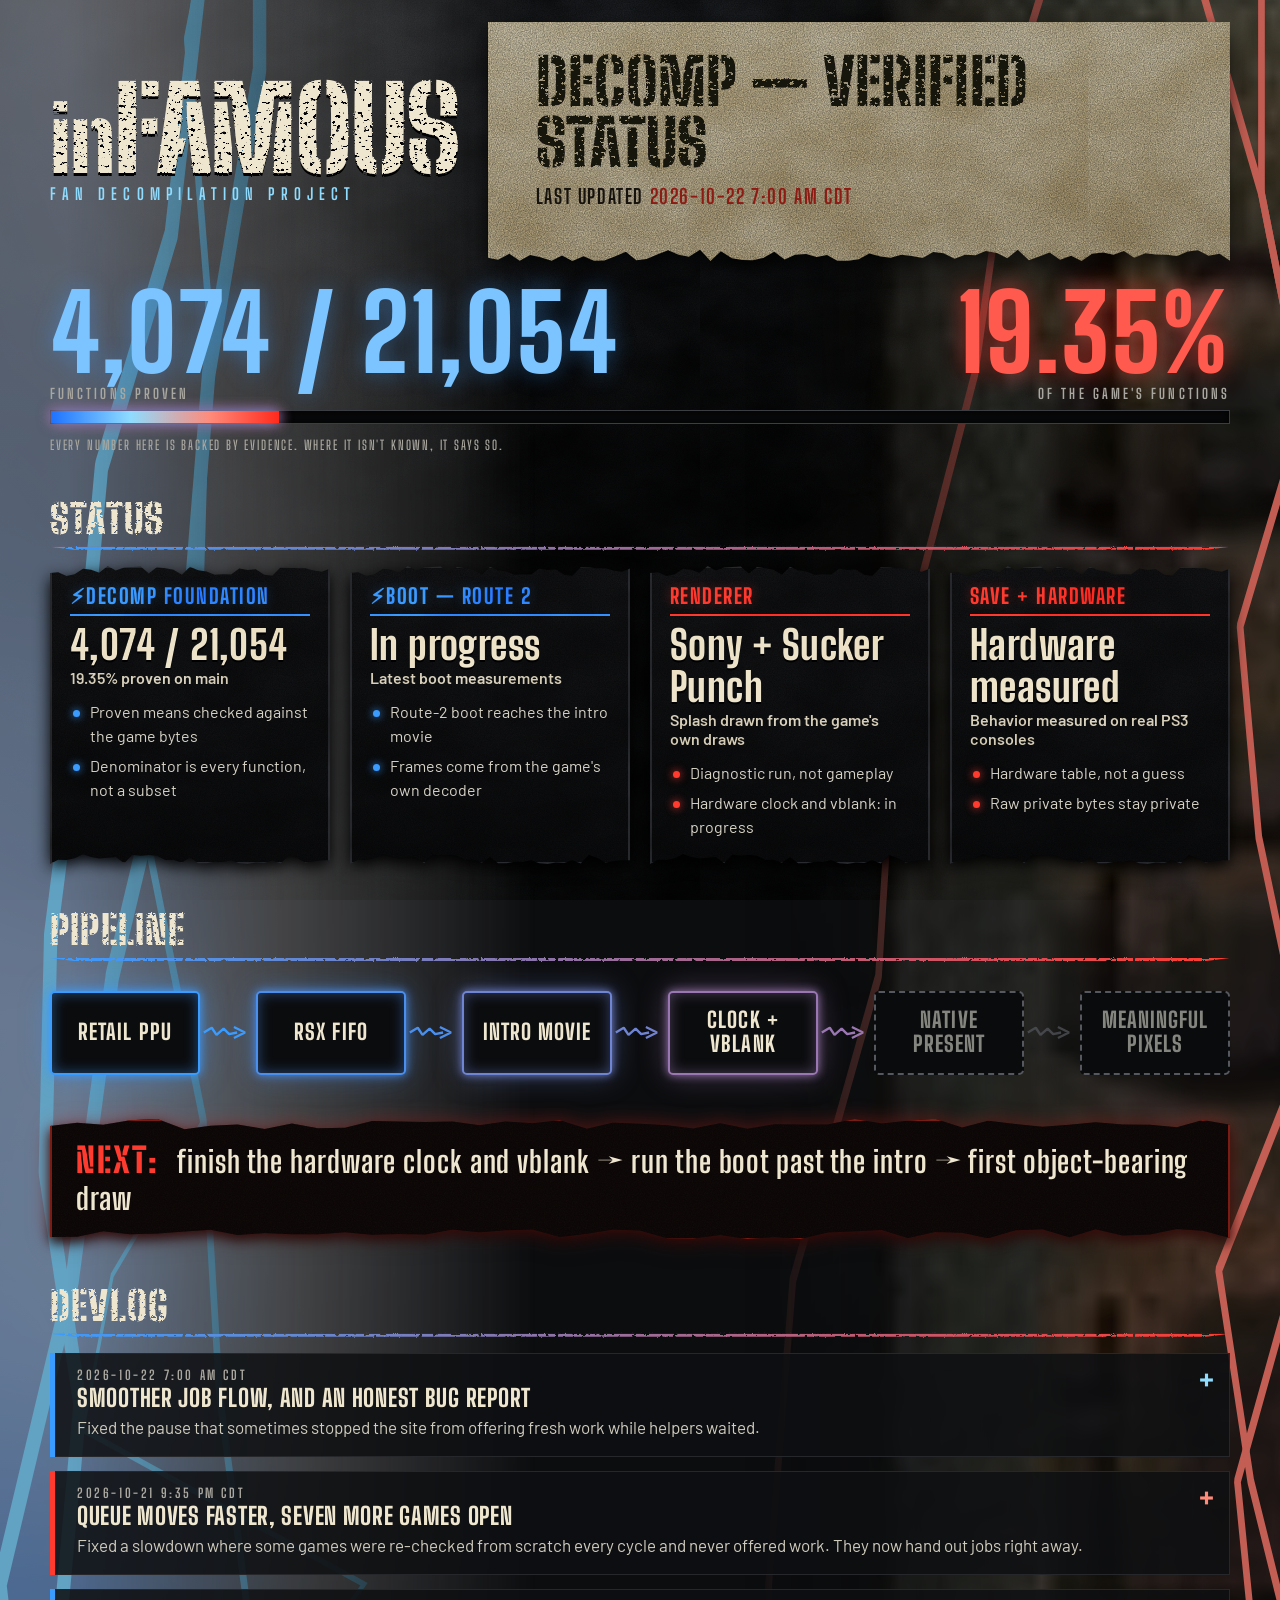
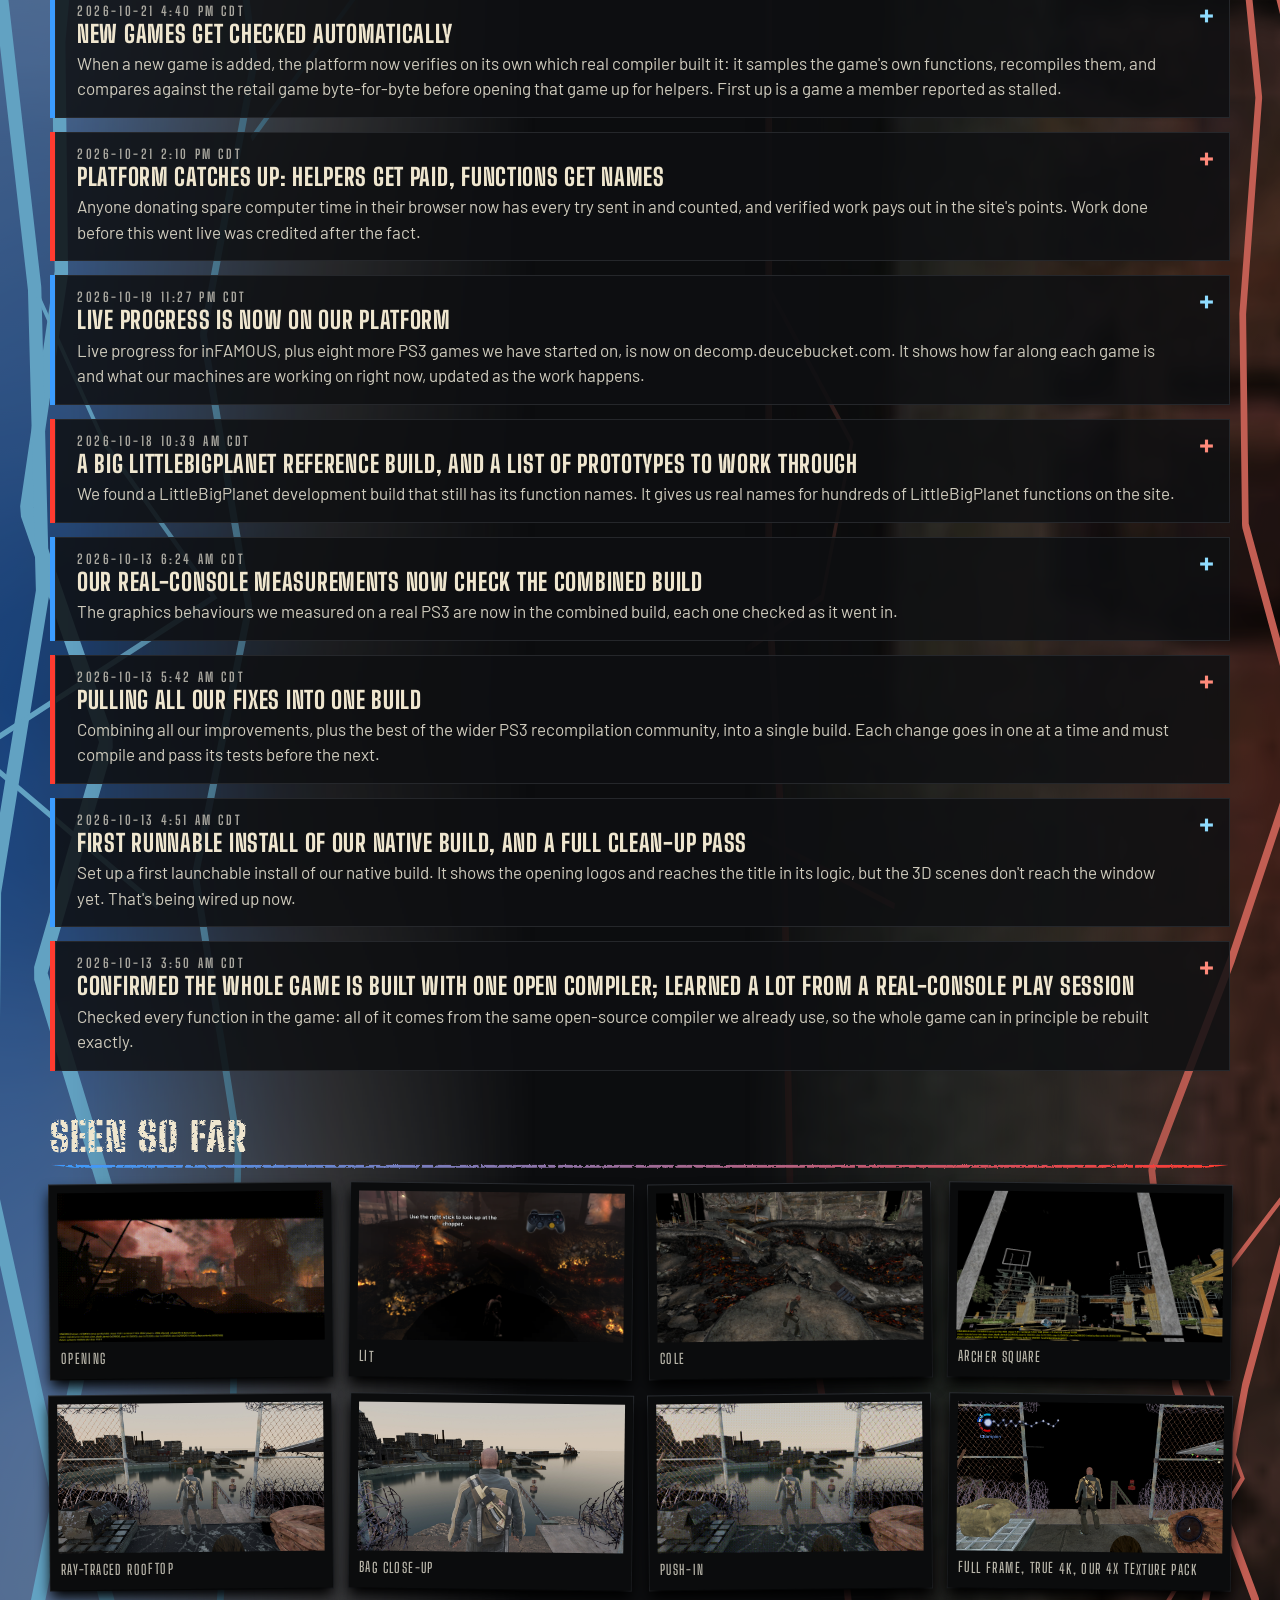
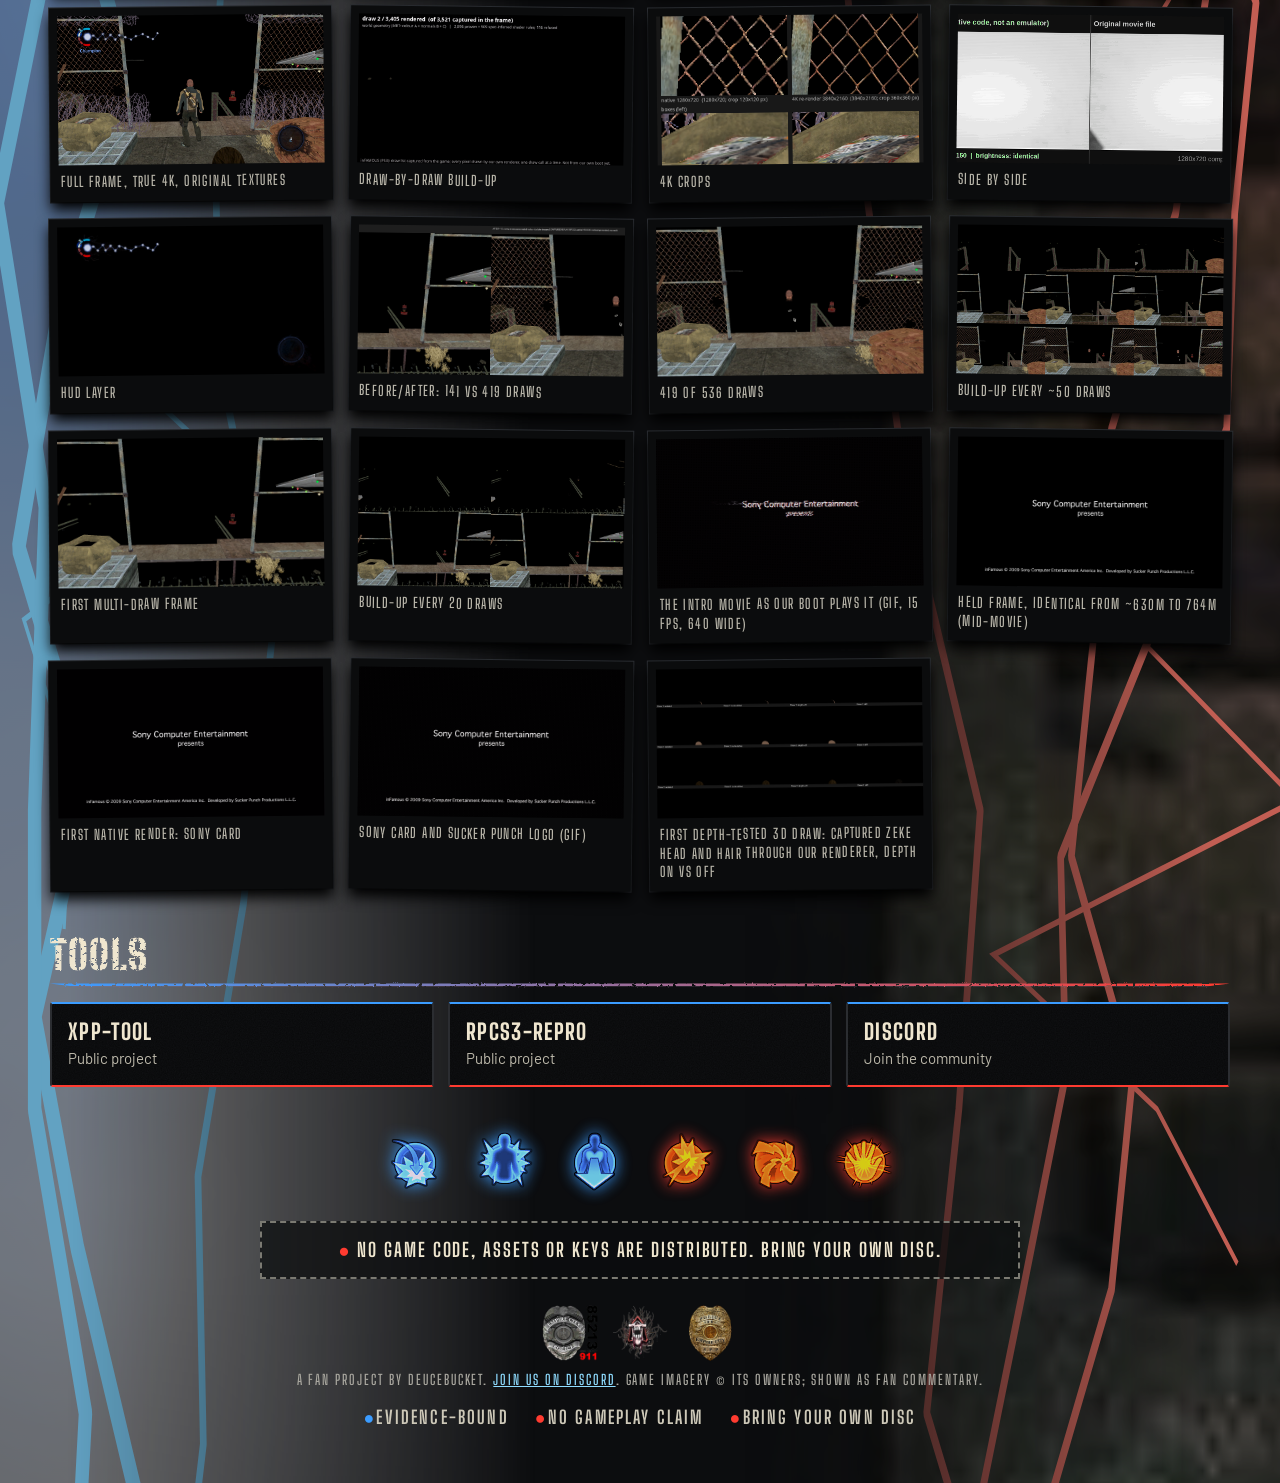
<file: docs/index.html>
<!doctype html>
<html lang="en">
<head>
<meta charset="utf-8">
<meta name="viewport" content="width=device-width,initial-scale=1">
<title>inFAMOUS Decomp: Verified Status</title>
<meta name="description" content="A fan decompilation project for inFAMOUS (PS3). Verified status, devlog and tools. No game code, assets or keys are distributed.">
<meta name="theme-color" content="#0c0d0f">
<link rel="preconnect" href="https://fonts.googleapis.com">
<link rel="preconnect" href="https://fonts.gstatic.com" crossorigin>
<link href="https://fonts.googleapis.com/css2?family=Barlow:wght@400;600;700&family=Big+Shoulders+Display:wght@700;800;900&family=Big+Shoulders+Stencil+Display:wght@800;900&display=swap" rel="stylesheet">
<link rel="stylesheet" href="style.css">

<link rel="prefetch" as="image" href="assets/game/moon.png">
</head>
<body>
<svg width="0" height="0" style="position:absolute" aria-hidden="true" focusable="false">
  <filter id="distress" x="-5%" y="-5%" width="110%" height="110%">
    <feTurbulence type="fractalNoise" baseFrequency="0.9" numOctaves="2" seed="3" result="n"/>
    <feDisplacementMap in="SourceGraphic" in2="n" scale="2.2" xChannelSelector="R" yChannelSelector="G" result="rough"/>
    <feTurbulence type="fractalNoise" baseFrequency="0.22 0.3" numOctaves="3" seed="11" result="b"/>
    <feColorMatrix in="b" type="matrix" values="0 0 0 0 0  0 0 0 0 0  0 0 0 0 0  -26 0 0 0 17.6" result="holes"/>
    <feComposite in="rough" in2="holes" operator="in"/>
  </filter>
</svg>
<div class="karma" aria-hidden="true"></div>

<header class="masthead">
  <div class="wrap mast-in">
    <h1 class="logo"><span class="lg"><i>in</i>FAMOUS</span><small>Fan decompilation project</small></h1>
    <div class="paper-wrap"><div class="paper">
      <h2>Decomp &mdash; Verified Status</h2>
      <p class="updated">Last updated <b>2026-10-22 7:00 AM CDT</b></p>
    </div></div>
  </div>
</header>

<main class="wrap">
  <section class="hero" aria-label="Headline numbers">
    <div><p class="stat fn">4,074 / 21,054</p><p class="cap">functions proven</p></div>
    <div><p class="stat pct">19.35%</p><p class="cap">of the game's functions</p></div>
  </section>
  <div class="karmabar" role="img" aria-label="Progress bar"><span style="width:19.35%"></span></div>
  <p class="fine">Every number here is backed by evidence. Where it isn't known, it says so.</p>

  <h2 class="section-title">Status</h2>
  <section class="panels">
<article class="panel blue"><div class="panel-in"><h3 class="panel-title">Decomp foundation</h3><div class="panel-num">4,074 / 21,054</div><p class="panel-sub">19.35% proven on main</p><ul class="panel-list"><li>Proven means checked against the game bytes</li><li>Denominator is every function, not a subset</li></ul></div></article><article class="panel blue"><div class="panel-in"><h3 class="panel-title">Boot — route 2</h3><div class="panel-num">In progress</div><p class="panel-sub">Latest boot measurements</p><ul class="panel-list"><li>Route-2 boot reaches the intro movie</li><li>Frames come from the game&#x27;s own decoder</li></ul></div></article><article class="panel red"><div class="panel-in"><h3 class="panel-title">Renderer</h3><div class="panel-num">Sony + Sucker Punch</div><p class="panel-sub">Splash drawn from the game&#x27;s own draws</p><ul class="panel-list"><li>Diagnostic run, not gameplay</li><li>Hardware clock and vblank: in progress</li></ul></div></article><article class="panel red"><div class="panel-in"><h3 class="panel-title">Save + hardware</h3><div class="panel-num">Hardware measured</div><p class="panel-sub">Behavior measured on real PS3 consoles</p><ul class="panel-list"><li>Hardware table, not a guess</li><li>Raw private bytes stay private</li></ul></div></article>
  </section>

  <h2 class="section-title">Pipeline</h2>
  <ol class="pipeline">
<li class="stage lit"><span>Retail PPU</span></li><li class="stage lit"><span>RSX FIFO</span></li><li class="stage lit"><span>Intro movie</span></li><li class="stage lit now"><span>Clock + vblank</span></li><li class="stage unlit"><span>Native present</span></li><li class="stage unlit"><span>Meaningful pixels</span></li>
  </ol>

  <div class="next-wrap"><div class="next"><span class="tag">NEXT:</span> finish the hardware clock and vblank &rarr; run the boot past the intro &rarr; first object-bearing draw</div></div>

  <h2 class="section-title">Devlog</h2>
  <section class="entries">
<details class="entry"><summary><time datetime="2026-10-22">2026-10-22 7:00 AM CDT</time><h3>Smoother job flow, and an honest bug report</h3><p>Fixed the pause that sometimes stopped the site from offering fresh work while helpers waited.</p></summary><div class="entry-body"><ul><li>Fixed the pause that sometimes stopped the site from offering fresh work while helpers waited.</li><li>A dedicated helper machine joined the fleet (it works for the site itself and never appears on member leaderboards).</li><li>Found a bug where in-browser helpers&#x27; finished work wasn&#x27;t reaching the site for checking. Fixing it is the top priority; affected helpers will be credited once work flows correctly.</li></ul><a class="more" href="https://github.com/bucketcomps/infamous/wiki/Devlog#2026-10-22-700-am-cdt--smoother-job-flow-and-an-honest-bug-report">Full entry on the wiki</a></div></details>
<details class="entry"><summary><time datetime="2026-10-21">2026-10-21 9:35 PM CDT</time><h3>Queue moves faster, seven more games open</h3><p>Fixed a slowdown where some games were re-checked from scratch every cycle and never offered work. They now hand out jobs right away.</p></summary><div class="entry-body"><ul><li>Fixed a slowdown where some games were re-checked from scratch every cycle and never offered work. They now hand out jobs right away.</li><li>Seven more games passed their automated compiler check and are open for helpers, including the one a member reported as stuck.</li></ul><a class="more" href="https://github.com/bucketcomps/infamous/wiki/Devlog#2026-10-21-935-pm-cdt--queue-moves-faster-seven-more-games-open">Full entry on the wiki</a></div></details>
<details class="entry"><summary><time datetime="2026-10-21">2026-10-21 4:40 PM CDT</time><h3>New games get checked automatically</h3><p>When a new game is added, the platform now verifies on its own which real compiler built it: it samples the game&#x27;s own functions, recompiles them, and compares against the retail game byte-for-byte before opening that game up for helpers. First up is a game a member reported as stalled.</p></summary><div class="entry-body"><ul><li>When a new game is added, the platform now verifies on its own which real compiler built it: it samples the game&#x27;s own functions, recompiles them, and compares against the retail game byte-for-byte before opening that game up for helpers. First up is a game a member reported as stalled.</li><li>Fixed a hiccup where the site briefly stopped handing out fresh work even though helpers were connected and waiting.</li></ul><a class="more" href="https://github.com/bucketcomps/infamous/wiki/Devlog#2026-10-21-440-pm-cdt--new-games-get-checked-automatically">Full entry on the wiki</a></div></details>
<details class="entry"><summary><time datetime="2026-10-21">2026-10-21 2:10 PM CDT</time><h3>Platform catches up: helpers get paid, functions get names</h3><p>Anyone donating spare computer time in their browser now has every try sent in and counted, and verified work pays out in the site&#x27;s points. Work done before this went live was credited after the fact.</p></summary><div class="entry-body"><ul><li>Anyone donating spare computer time in their browser now has every try sent in and counted, and verified work pays out in the site&#x27;s points. Work done before this went live was credited after the fact.</li><li>Finished functions now get real names where the evidence is strong enough, each with a plain-language note on how the name was chosen.</li><li>Members can now see each other&#x27;s names on the live dashboard (guests still just watch).</li><li>The site paces itself: when many helpers send in work, it checks and banks that work first, and prepares new work when things quiet down.</li><li>We also caught the site briefly celebrating work its own checker later rejected — nothing was paid out, and a fix is in the works.</li></ul><a class="more" href="https://github.com/bucketcomps/infamous/wiki/Devlog#2026-10-21-210-pm-cdt--platform-catches-up-helpers-get-paid-functions-get-names">Full entry on the wiki</a></div></details>
<details class="entry"><summary><time datetime="2026-10-19">2026-10-19 11:27 PM CDT</time><h3>Live progress is now on our platform</h3><p>Live progress for inFAMOUS, plus eight more PS3 games we have started on, is now on decomp.deucebucket.com. It shows how far along each game is and what our machines are working on right now, updated as the work happens.</p></summary><div class="entry-body"><ul><li>Live progress for inFAMOUS, plus eight more PS3 games we have started on, is now on decomp.deucebucket.com. It shows how far along each game is and what our machines are working on right now, updated as the work happens.</li><li>The platform is a closed workbench. Anyone can look at the progress; accounts are invite-only for now.</li><li>Questions and chat: our Discord.</li></ul><a class="more" href="https://github.com/bucketcomps/infamous/wiki/Devlog#2026-10-19-1127-pm-cdt--live-progress-is-now-on-our-platform">Full entry on the wiki</a></div></details>
<details class="entry"><summary><time datetime="2026-10-18">2026-10-18 10:39 AM CDT</time><h3>A big LittleBigPlanet reference build, and a list of prototypes to work through</h3><p>We found a LittleBigPlanet development build that still has its function names. It gives us real names for hundreds of LittleBigPlanet functions on the site.</p></summary><div class="entry-body"><ul><li>We found a LittleBigPlanet development build that still has its function names. It gives us real names for hundreds of LittleBigPlanet functions on the site.</li><li>We are keeping a checklist of more than 800 known PS3 prototype builds, to go through one by one and see what each can teach us.</li></ul><a class="more" href="https://github.com/bucketcomps/infamous/wiki/Devlog#2026-10-18-1039-am-cdt--a-big-littlebigplanet-reference-build-and-a-list-of-prototypes-to-work-through">Full entry on the wiki</a></div></details>
<details class="entry"><summary><time datetime="2026-10-13">2026-10-13 6:24 AM CDT</time><h3>Our real-console measurements now check the combined build</h3><p>The graphics behaviours we measured on a real PS3 are now in the combined build, each one checked as it went in.</p></summary><div class="entry-body"><ul><li>The graphics behaviours we measured on a real PS3 are now in the combined build, each one checked as it went in.</li><li>For the CPU&#x27;s floating-point maths, more than 119,000 measurements taken on a real console match the combined build exactly.</li><li>Testing whether the combined build gets further into the game.</li></ul><a class="more" href="https://github.com/bucketcomps/infamous/wiki/Devlog#2026-10-13-624-am-cdt--our-real-console-measurements-now-check-the-combined-build">Full entry on the wiki</a></div></details>
<details class="entry"><summary><time datetime="2026-10-13">2026-10-13 5:42 AM CDT</time><h3>Pulling all our fixes into one build</h3><p>Combining all our improvements, plus the best of the wider PS3 recompilation community, into a single build. Each change goes in one at a time and must compile and pass its tests before the next.</p></summary><div class="entry-body"><ul><li>Combining all our improvements, plus the best of the wider PS3 recompilation community, into a single build. Each change goes in one at a time and must compile and pass its tests before the next.</li><li>The first combined build is up and running.</li></ul><a class="more" href="https://github.com/bucketcomps/infamous/wiki/Devlog#2026-10-13-542-am-cdt--pulling-all-our-fixes-into-one-build">Full entry on the wiki</a></div></details>
<details class="entry"><summary><time datetime="2026-10-13">2026-10-13 4:51 AM CDT</time><h3>First runnable install of our native build, and a full clean-up pass</h3><p>Set up a first launchable install of our native build. It shows the opening logos and reaches the title in its logic, but the 3D scenes don&#x27;t reach the window yet. That&#x27;s being wired up now.</p></summary><div class="entry-body"><ul><li>Set up a first launchable install of our native build. It shows the opening logos and reaches the title in its logic, but the 3D scenes don&#x27;t reach the window yet. That&#x27;s being wired up now.</li><li>Started a full integration pass so every fix found so far ends up in one build.</li><li>Pulling in the latest improvements from the wider PS3 recompilation community.</li></ul><a class="more" href="https://github.com/bucketcomps/infamous/wiki/Devlog#2026-10-13-451-am-cdt--first-runnable-install-of-our-native-build-and-a-full-clean-up-pass">Full entry on the wiki</a></div></details>
<details class="entry"><summary><time datetime="2026-10-13">2026-10-13 3:50 AM CDT</time><h3>Confirmed the whole game is built with one open compiler; learned a lot from a real-console play session</h3><p>Checked every function in the game: all of it comes from the same open-source compiler we already use, so the whole game can in principle be rebuilt exactly.</p></summary><div class="entry-body"><ul><li>Checked every function in the game: all of it comes from the same open-source compiler we already use, so the whole game can in principle be rebuilt exactly.</li><li>Logged a real PS3 play session from the title screen into the opening missions. It already points at how the game moves from cutscenes into gameplay.</li><li>Catalogued the game&#x27;s scripted moments (dialogue scenes, triggers, cutscenes, checkpoints) by their internal names.</li></ul><a class="more" href="https://github.com/bucketcomps/infamous/wiki/Devlog#2026-10-13-350-am-cdt--confirmed-the-whole-game-is-built-with-one-open-compiler-learned-a-lot-from-a-real-console-play-session">Full entry on the wiki</a></div></details>
  </section>

  <h2 class="section-title">Seen so far</h2>
  <section class="gallery">
<figure class="shot"><img src="images/port/native-opening-4x.gif" alt="opening" loading="lazy"><figcaption>opening</figcaption></figure>
<figure class="shot"><img src="images/port/lit-screen-native-flip5700.png" alt="lit" loading="lazy"><figcaption>lit</figcaption></figure>
<figure class="shot"><img src="images/port/cole-crater-native-flip5700.png" alt="Cole" loading="lazy"><figcaption>Cole</figcaption></figure>
<figure class="shot"><img src="images/port/archer-square-native-flip3900.png" alt="Archer Square" loading="lazy"><figcaption>Archer Square</figcaption></figure>
<figure class="shot"><img src="images/renderer/hyper-20261007/rooftop-raytraced-1920.jpg" alt="Ray-traced rooftop" loading="lazy"><figcaption>Ray-traced rooftop</figcaption></figure>
<figure class="shot"><img src="images/renderer/hyper-20261007/bag-closeup-raytraced-1920.jpg" alt="Bag close-up" loading="lazy"><figcaption>Bag close-up</figcaption></figure>
<figure class="shot"><img src="images/renderer/hyper-20261007/pushin-640.gif" alt="Push-in" loading="lazy"><figcaption>Push-in</figcaption></figure>
<figure class="shot"><img src="images/renderer/4k-20261007/4k-3840x2160-4x-texture-pack-composite.png" alt="Full frame, true 4K, our 4x texture pack" loading="lazy"><figcaption>Full frame, true 4K, our 4x texture pack</figcaption></figure>
<figure class="shot"><img src="images/renderer/4k-20261007/4k-3840x2160-original-textures-composite.png" alt="Full frame, true 4K, original textures" loading="lazy"><figcaption>Full frame, true 4K, original textures</figcaption></figure>
<figure class="shot"><img src="images/renderer/4k-20261007/buildup-draw-by-draw-800.gif" alt="Draw-by-draw build-up" loading="lazy"><figcaption>Draw-by-draw build-up</figcaption></figure>
<figure class="shot"><img src="images/renderer/4k-20261007/4k-vs-native-crops.png" alt="4K crops" loading="lazy"><figcaption>4K crops</figcaption></figure>
<figure class="shot"><img src="images/route2/intro-side-by-side-20261007.gif" alt="side by side" loading="lazy"><figcaption>side by side</figcaption></figure>
<figure class="shot"><img src="images/native/hud-2595-of-3521-20261006.png" alt="HUD layer" loading="lazy"><figcaption>HUD layer</figcaption></figure>
<figure class="shot"><img src="images/native/frame-before-after-141-vs-419-20261006.png" alt="Before/after: 141 vs 419 draws" loading="lazy"><figcaption>Before/after: 141 vs 419 draws</figcaption></figure>
<figure class="shot"><img src="images/native/frame-419-of-536-20261006.png" alt="419 of 536 draws" loading="lazy"><figcaption>419 of 536 draws</figcaption></figure>
<figure class="shot"><img src="images/native/frame-419-buildup-20261006.png" alt="Build-up every ~50 draws" loading="lazy"><figcaption>Build-up every ~50 draws</figcaption></figure>
<figure class="shot"><img src="images/native/first-partial-frame-141-of-536-20261006.png" alt="First multi-draw frame" loading="lazy"><figcaption>First multi-draw frame</figcaption></figure>
<figure class="shot"><img src="images/native/first-partial-frame-buildup-20261006.png" alt="Build-up every 20 draws" loading="lazy"><figcaption>Build-up every 20 draws</figcaption></figure>
<figure class="shot"><img src="images/route2/route2-intro-450m-586m.gif" alt="The intro movie as our boot plays it (GIF, 15 fps, 640 wide)" loading="lazy"><figcaption>The intro movie as our boot plays it (GIF, 15 fps, 640 wide)</figcaption></figure>
<figure class="shot"><img src="images/route2/route2-held-final-frame-700m-764m.png" alt="Held frame, identical from ~630M to 764M (mid-movie)" loading="lazy"><figcaption>Held frame, identical from ~630M to 764M (mid-movie)</figcaption></figure>
<figure class="shot"><img src="images/native/first-native-render-sony-card.png" alt="First native render: Sony card" loading="lazy"><figcaption>First native render: Sony card</figcaption></figure>
<figure class="shot"><img src="images/native/first-native-render-splash.gif" alt="Sony card and Sucker Punch logo (GIF)" loading="lazy"><figcaption>Sony card and Sucker Punch logo (GIF)</figcaption></figure>
<figure class="shot"><img src="images/native/first-native-3d-zeke-hair-depth-20261005.png" alt="First depth-tested 3D draw: captured Zeke head and hair through our renderer, depth on vs off" loading="lazy"><figcaption>First depth-tested 3D draw: captured Zeke head and hair through our renderer, depth on vs off</figcaption></figure>
  </section>

  <h2 class="section-title">Tools</h2>
  <section class="tools">
<a class="tool" href="https://github.com/deucebucket/infamous-xpp-textures"><b>xpp-tool</b><span>Public project</span></a><a class="tool" href="https://github.com/deucebucket/rpcs3-repro"><b>rpcs3-repro</b><span>Public project</span></a><a class="tool" href="https://discord.gg/SJjcX5Yfuy"><b>Discord</b><span>Join the community</span></a>
  </section>

  <div class="strip" aria-hidden="true">
    <img src="assets/game/power-1.png" alt=""><img src="assets/game/power-2.png" alt=""><img src="assets/game/power-3.png" alt="">
    <img src="assets/game/power-4.png" alt=""><img src="assets/game/power-5.png" alt=""><img src="assets/game/power-6.png" alt="">
  </div>
  <p class="notice">No game code, assets or keys are distributed. Bring your own disc.</p>
</main>

<footer>
  <div class="emb" aria-hidden="true"><img src="assets/game/badge-silver.png" alt=""><img src="assets/game/emblem-skull.png" alt=""><img src="assets/game/badge-gold.png" alt=""></div>
  A fan project by DeuceBucket. <a href="https://discord.gg/SJjcX5Yfuy">Join us on Discord</a>. Game imagery &copy; its owners; shown as fan commentary.
  <div class="evidence"><span>Evidence-bound</span><span>No gameplay claim</span><span>Bring your own disc</span></div>
</footer>
<script>
/* Auto-refresh: every 2 minutes, ask the server whether this page changed
   (Last-Modified / ETag). Reload only when it did, keeping the scroll position. */
(function () {
  var KEY = 'infamous-scroll';
  try { var y = sessionStorage.getItem(KEY); if (y !== null) { sessionStorage.removeItem(KEY); window.addEventListener('load', function () { window.scrollTo(0, +y); }); } } catch (e) {}
  var stamp = null;
  function check() {
    if (document.hidden) return;
    fetch(location.href, { method: 'HEAD', cache: 'no-store' }).then(function (r) {
      var s = r.headers.get('etag') || r.headers.get('last-modified');
      if (!s) return;
      if (stamp === null) { stamp = s; return; }
      if (s !== stamp) { try { sessionStorage.setItem(KEY, String(window.scrollY)); } catch (e) {} location.reload(); }
    }).catch(function () {});
  }
  check();
  setInterval(check, 120000);
  document.addEventListener('visibilitychange', function () { if (!document.hidden) check(); });
})();
</script>
</body>
</html>
</file>
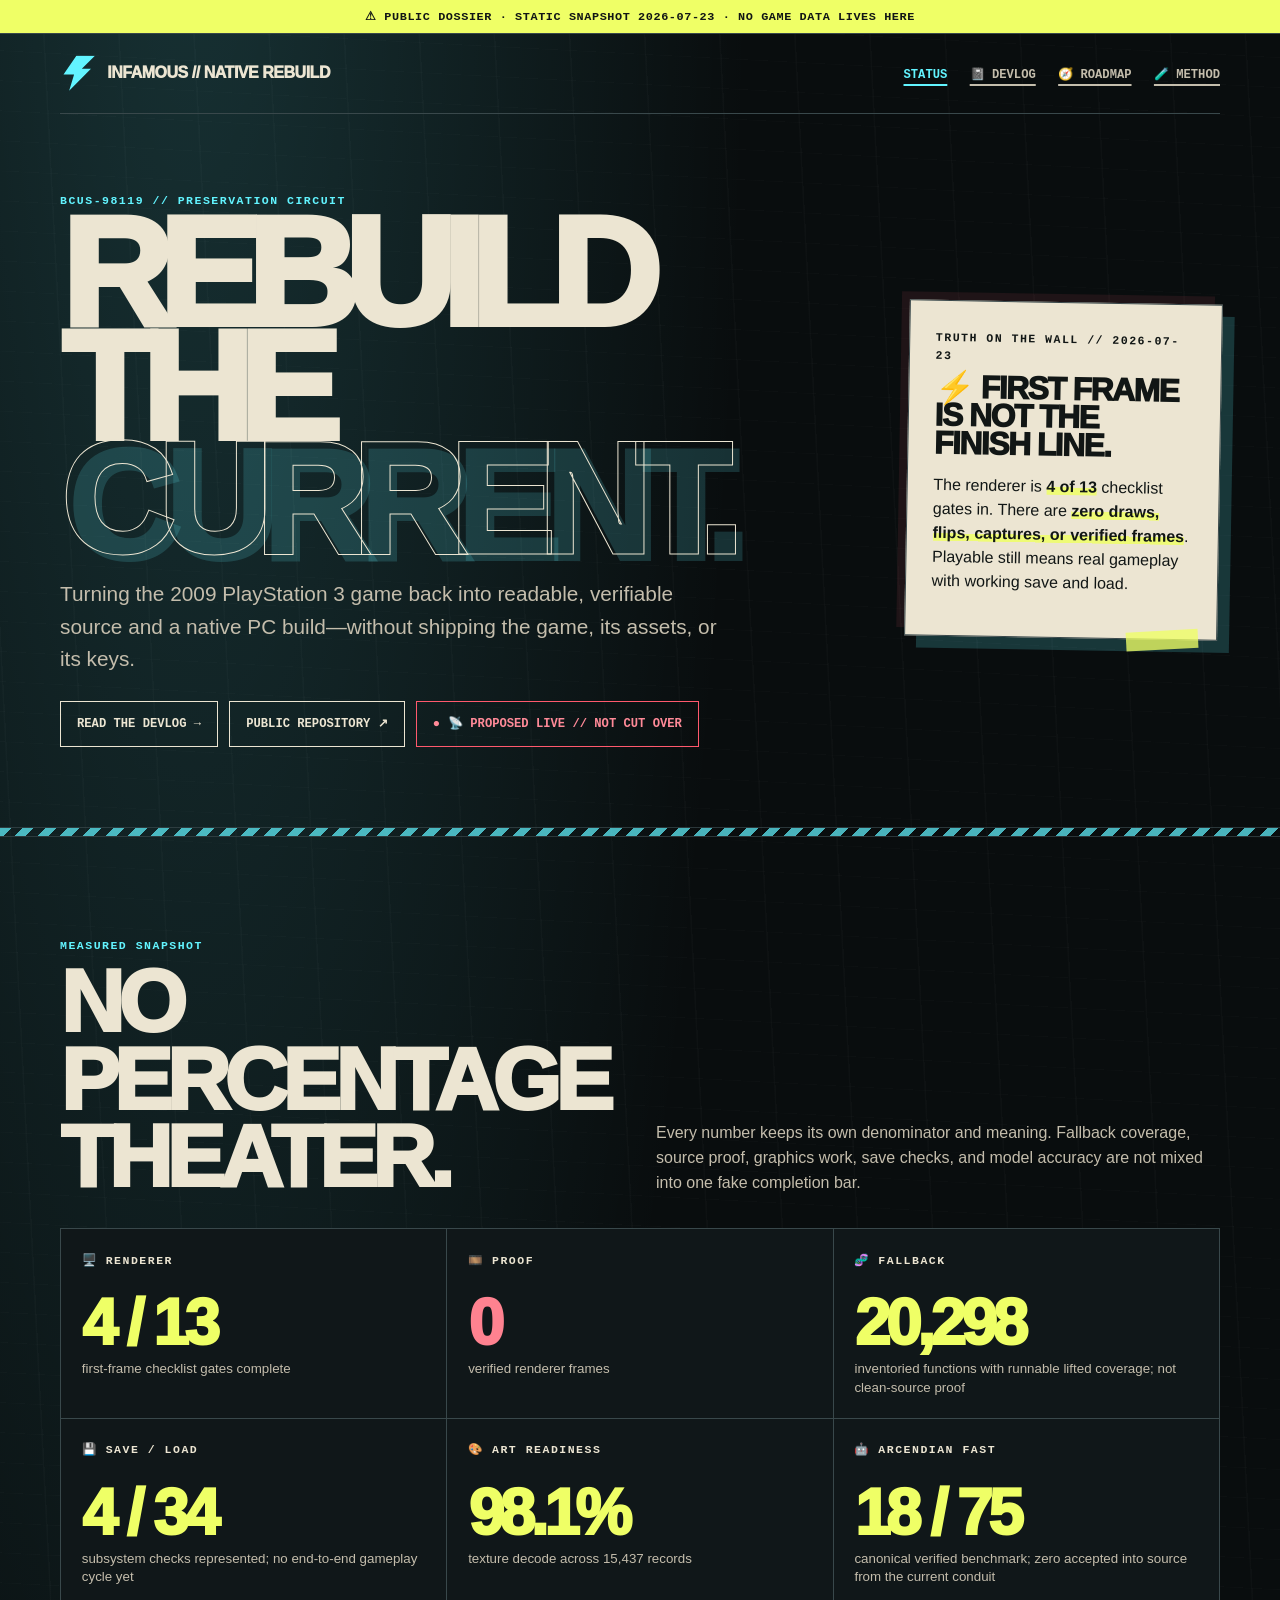
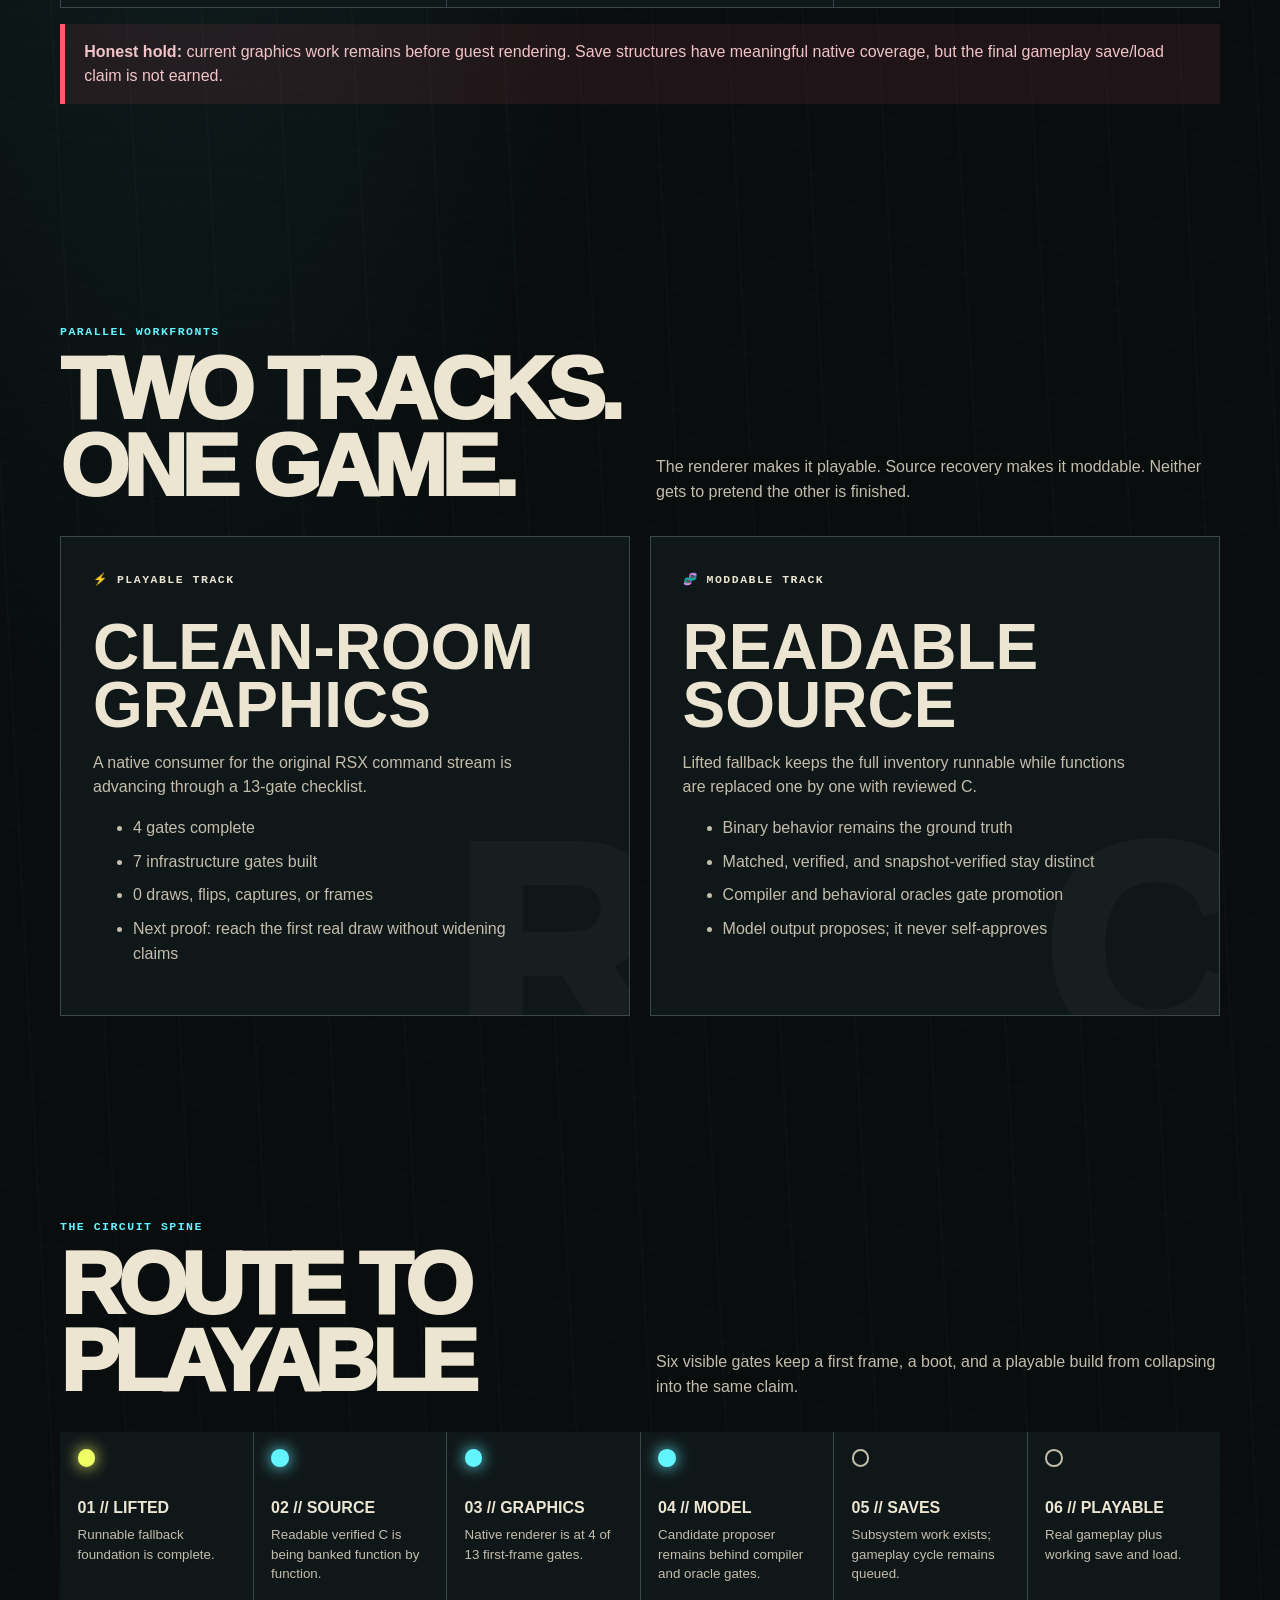
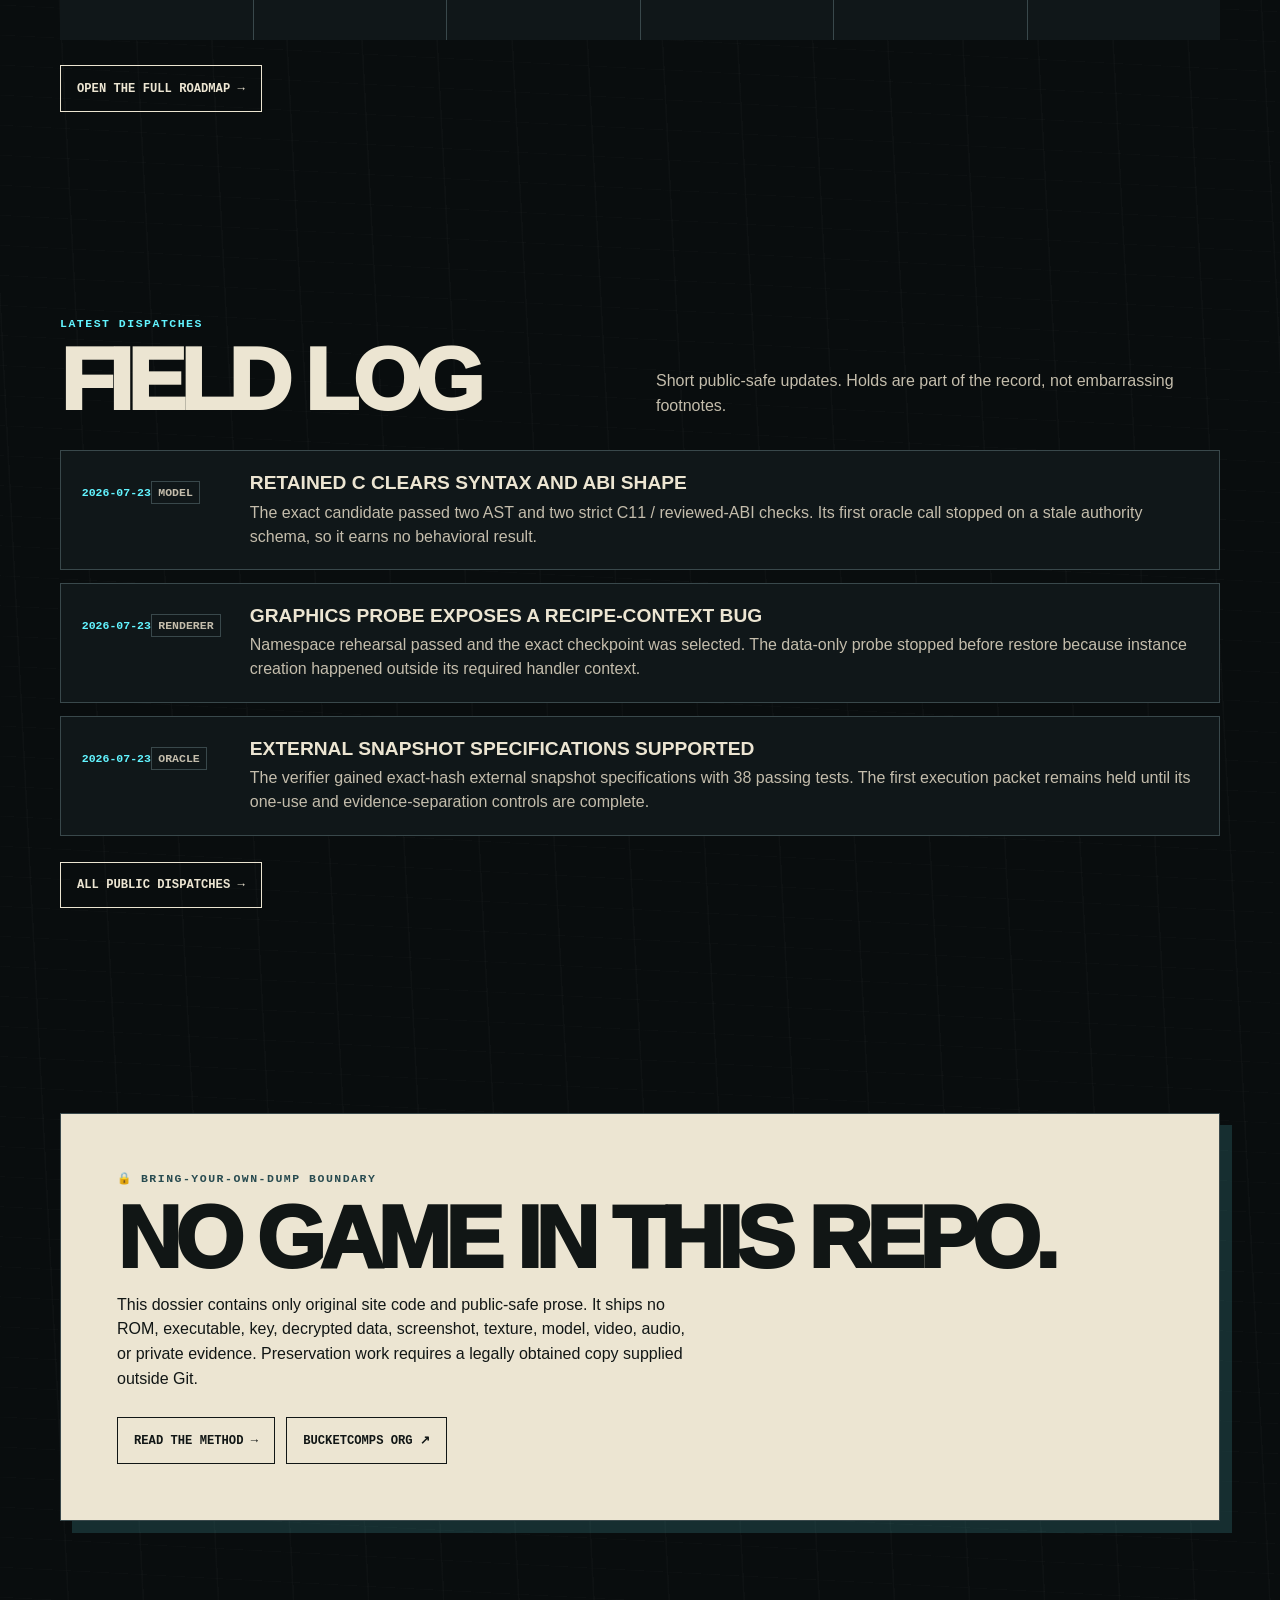
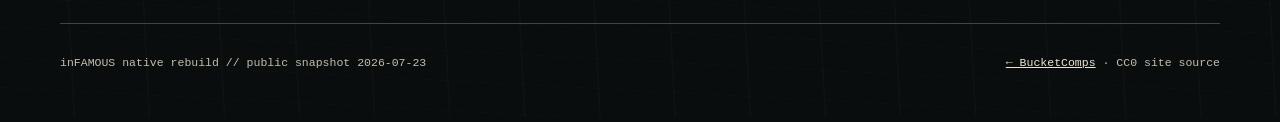
<file: site/index.html>
<!doctype html>
<html lang="en">
<head>
  <meta charset="utf-8">
  <meta name="viewport" content="width=device-width, initial-scale=1">
  <meta name="description" content="The public-safe living dossier for the clean-room inFAMOUS native PC rebuild.">
  <meta name="theme-color" content="#090d0e">
  <title>inFAMOUS native rebuild ⚡ public dossier</title>
  <link rel="stylesheet" href="assets/site.css">
</head>
<body>
  <a class="skip" href="#main">Skip to main content</a>
  <div class="alert">⚠ public dossier · static snapshot 2026-07-23 · no game data lives here</div>

  <header class="site-header shell">
    <a class="brand" href="./" aria-label="inFAMOUS native rebuild home">
      <span class="bolt" aria-hidden="true">bolt</span>
      inFAMOUS // native rebuild
    </a>
    <nav aria-label="Project navigation">
      <ul>
        <li><a href="./" aria-current="page">Status</a></li>
        <li><a href="devlog/">📓 Devlog</a></li>
        <li><a href="roadmap/">🧭 Roadmap</a></li>
        <li><a href="method/">🧪 Method</a></li>
      </ul>
    </nav>
  </header>

  <main id="main">
    <section class="hero shell" aria-labelledby="hero-title">
      <div>
        <p class="kicker">BCUS-98119 // preservation circuit</p>
        <h1 id="hero-title">Rebuild the <span class="ghost">current.</span></h1>
        <p class="lede">Turning the 2009 PlayStation 3 game back into readable, verifiable source and a native PC build—without shipping the game, its assets, or its keys.</p>
        <div class="buttons">
          <a class="button" href="devlog/">Read the devlog →</a>
          <a class="button" href="https://github.com/bucketcomps/infamous">Public repository ↗</a>
          <a class="button live" data-status="proposed" href="https://live.decomp.deucebucket.com/infamous" aria-label="Proposed live endpoint, not cut over">📡 proposed live // not cut over</a>
        </div>
      </div>
      <aside class="hero-card" aria-label="Current project truth">
        <span class="stamp">truth on the wall // 2026-07-23</span>
        <h2>⚡ First frame is not the finish line.</h2>
        <p>The renderer is <strong>4 of 13</strong> checklist gates in. There are <strong>zero draws, flips, captures, or verified frames</strong>. Playable still means real gameplay with working save and load.</p>
      </aside>
    </section>

    <div class="divider" aria-hidden="true"></div>

    <section class="section shell" id="status" aria-labelledby="status-title">
      <header class="section-head">
        <div>
          <p class="kicker">measured snapshot</p>
          <h2 id="status-title">No percentage theater.</h2>
        </div>
        <p class="section-intro">Every number keeps its own denominator and meaning. Fallback coverage, source proof, graphics work, save checks, and model accuracy are not mixed into one fake completion bar.</p>
      </header>
      <ul class="metrics" aria-labelledby="status-title">
        <li class="metric"><span class="stamp">🖥️ renderer</span><span class="value">4 / 13</span><small>first-frame checklist gates complete</small></li>
        <li class="metric zero"><span class="stamp">🎞️ proof</span><span class="value">0</span><small>verified renderer frames</small></li>
        <li class="metric"><span class="stamp">🧬 fallback</span><span class="value">20,298</span><small>inventoried functions with runnable lifted coverage; not clean-source proof</small></li>
        <li class="metric"><span class="stamp">💾 save / load</span><span class="value">4 / 34</span><small>subsystem checks represented; no end-to-end gameplay cycle yet</small></li>
        <li class="metric"><span class="stamp">🎨 art readiness</span><span class="value">98.1%</span><small>texture decode across 15,437 records</small></li>
        <li class="metric"><span class="stamp">🤖 ArcEndian Fast</span><span class="value">18 / 75</span><small>canonical verified benchmark; zero accepted into source from the current conduit</small></li>
      </ul>
      <p class="honesty"><strong>Honest hold:</strong> current graphics work remains before guest rendering. Save structures have meaningful native coverage, but the final gameplay save/load claim is not earned.</p>
    </section>

    <section class="section shell" id="tracks" aria-labelledby="tracks-title">
      <header class="section-head">
        <div>
          <p class="kicker">parallel workfronts</p>
          <h2 id="tracks-title">Two tracks. One game.</h2>
        </div>
        <p class="section-intro">The renderer makes it playable. Source recovery makes it moddable. Neither gets to pretend the other is finished.</p>
      </header>
      <div class="tracks">
        <article class="track" data-mark="R">
          <span class="stamp">⚡ playable track</span>
          <h3>Clean-room graphics</h3>
          <p>A native consumer for the original RSX command stream is advancing through a 13-gate checklist.</p>
          <ul>
            <li>4 gates complete</li>
            <li>7 infrastructure gates built</li>
            <li>0 draws, flips, captures, or frames</li>
            <li>Next proof: reach the first real draw without widening claims</li>
          </ul>
        </article>
        <article class="track" data-mark="C">
          <span class="stamp">🧬 moddable track</span>
          <h3>Readable source</h3>
          <p>Lifted fallback keeps the full inventory runnable while functions are replaced one by one with reviewed C.</p>
          <ul>
            <li>Binary behavior remains the ground truth</li>
            <li>Matched, verified, and snapshot-verified stay distinct</li>
            <li>Compiler and behavioral oracles gate promotion</li>
            <li>Model output proposes; it never self-approves</li>
          </ul>
        </article>
      </div>
    </section>

    <section class="section shell" aria-labelledby="route-title">
      <header class="section-head">
        <div>
          <p class="kicker">the circuit spine</p>
          <h2 id="route-title">Route to playable</h2>
        </div>
        <p class="section-intro">Six visible gates keep a first frame, a boot, and a playable build from collapsing into the same claim.</p>
      </header>
      <ol class="circuit" aria-labelledby="route-title">
        <li class="gate done"><b>01 // Lifted</b><small>Runnable fallback foundation is complete.</small></li>
        <li class="gate current"><b>02 // Source</b><small>Readable verified C is being banked function by function.</small></li>
        <li class="gate current"><b>03 // Graphics</b><small>Native renderer is at 4 of 13 first-frame gates.</small></li>
        <li class="gate current"><b>04 // Model</b><small>Candidate proposer remains behind compiler and oracle gates.</small></li>
        <li class="gate"><b>05 // Saves</b><small>Subsystem work exists; gameplay cycle remains queued.</small></li>
        <li class="gate"><b>06 // Playable</b><small>Real gameplay plus working save and load.</small></li>
      </ol>
      <div class="buttons"><a class="button" href="roadmap/">Open the full roadmap →</a></div>
    </section>

    <section class="section shell" aria-labelledby="log-title">
      <header class="section-head">
        <div>
          <p class="kicker">latest dispatches</p>
          <h2 id="log-title">Field log</h2>
        </div>
        <p class="section-intro">Short public-safe updates. Holds are part of the record, not embarrassing footnotes.</p>
      </header>
      <div class="log-list">
        <article class="log-entry">
          <div><time datetime="2026-07-23">2026-07-23</time><span class="tag">MODEL</span></div>
          <div><h3>Retained C clears syntax and ABI shape</h3><p>The exact candidate passed two AST and two strict C11 / reviewed-ABI checks. Its first oracle call stopped on a stale authority schema, so it earns no behavioral result.</p></div>
        </article>
        <article class="log-entry">
          <div><time datetime="2026-07-23">2026-07-23</time><span class="tag">RENDERER</span></div>
          <div><h3>Graphics probe exposes a recipe-context bug</h3><p>Namespace rehearsal passed and the exact checkpoint was selected. The data-only probe stopped before restore because instance creation happened outside its required handler context.</p></div>
        </article>
        <article class="log-entry">
          <div><time datetime="2026-07-23">2026-07-23</time><span class="tag">ORACLE</span></div>
          <div><h3>External snapshot specifications supported</h3><p>The verifier gained exact-hash external snapshot specifications with 38 passing tests. The first execution packet remains held until its one-use and evidence-separation controls are complete.</p></div>
        </article>
      </div>
      <div class="buttons"><a class="button" href="devlog/">All public dispatches →</a></div>
    </section>

    <section class="section shell">
      <div class="callout">
        <p class="kicker">🔒 bring-your-own-dump boundary</p>
        <h2>No game in this repo.</h2>
        <p>This dossier contains only original site code and public-safe prose. It ships no ROM, executable, key, decrypted data, screenshot, texture, model, video, audio, or private evidence. Preservation work requires a legally obtained copy supplied outside Git.</p>
        <div class="buttons">
          <a class="button" href="method/">Read the method →</a>
          <a class="button" href="https://github.com/bucketcomps">BucketComps org ↗</a>
        </div>
      </div>
    </section>
  </main>

  <footer class="footer shell">
    <span>inFAMOUS native rebuild // public snapshot 2026-07-23</span>
    <span><a href="https://bucketcomps.github.io/">← BucketComps</a> · CC0 site source</span>
  </footer>
</body>
</html>
</file>
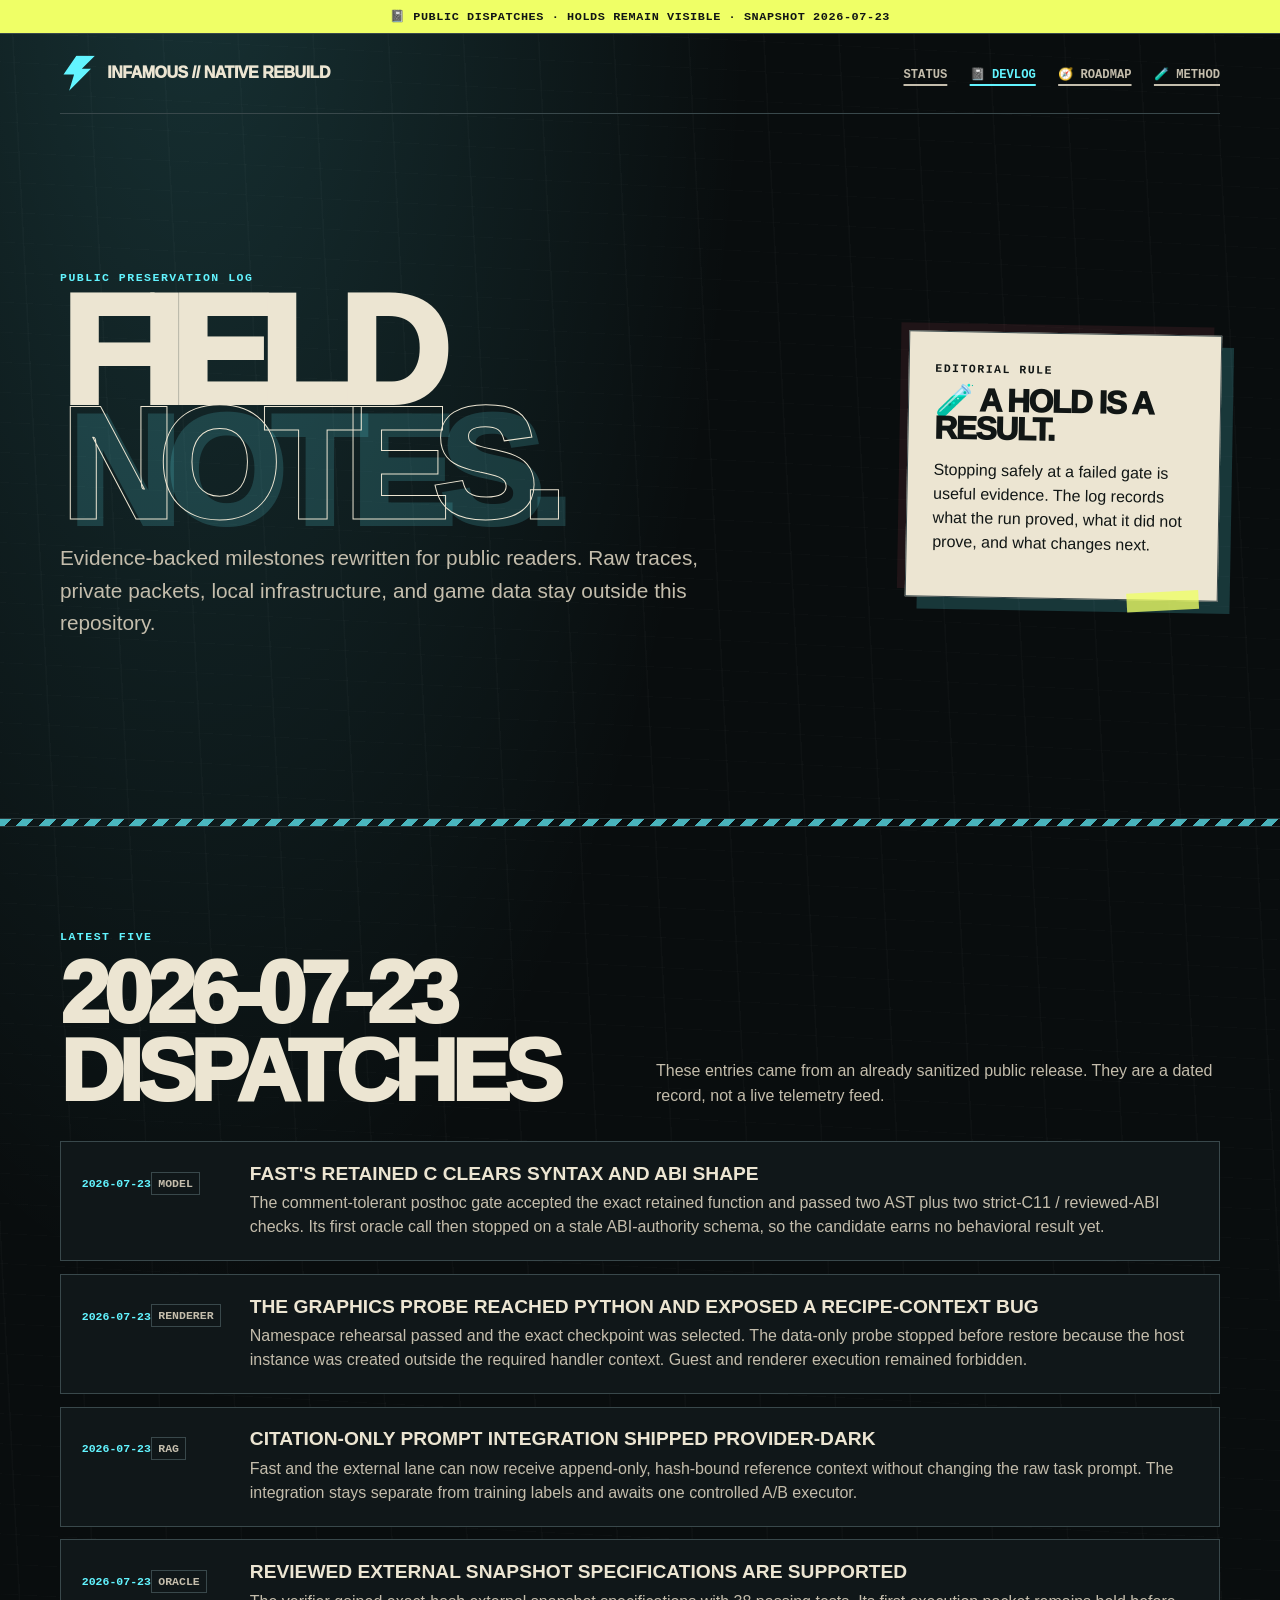
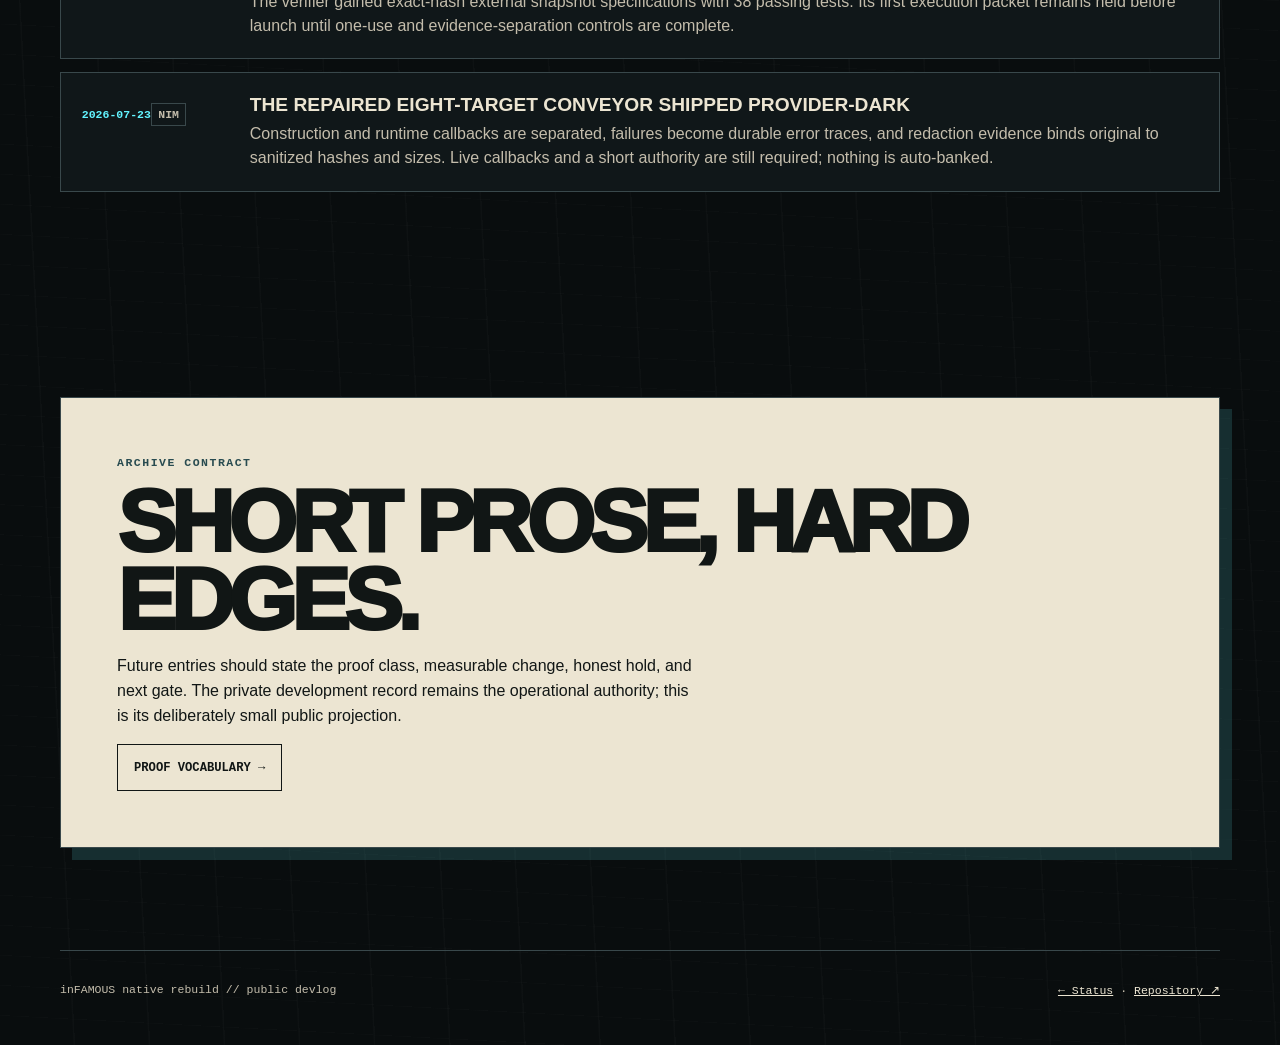
<file: site/devlog/index.html>
<!doctype html>
<html lang="en">
<head>
  <meta charset="utf-8">
  <meta name="viewport" content="width=device-width, initial-scale=1">
  <meta name="description" content="Public-safe inFAMOUS native rebuild development log.">
  <meta name="theme-color" content="#090d0e">
  <title>Devlog 📓 inFAMOUS native rebuild</title>
  <link rel="stylesheet" href="../assets/site.css">
</head>
<body>
  <a class="skip" href="#main">Skip to main content</a>
  <div class="alert">📓 public dispatches · holds remain visible · snapshot 2026-07-23</div>
  <header class="site-header shell">
    <a class="brand" href="../"><span class="bolt" aria-hidden="true">bolt</span>inFAMOUS // native rebuild</a>
    <nav aria-label="Project navigation">
      <ul>
        <li><a href="../">Status</a></li>
        <li><a href="./" aria-current="page">📓 Devlog</a></li>
        <li><a href="../roadmap/">🧭 Roadmap</a></li>
        <li><a href="../method/">🧪 Method</a></li>
      </ul>
    </nav>
  </header>

  <main id="main">
    <section class="hero shell">
      <div>
        <p class="kicker">public preservation log</p>
        <h1>Field <span class="ghost">notes.</span></h1>
        <p class="lede">Evidence-backed milestones rewritten for public readers. Raw traces, private packets, local infrastructure, and game data stay outside this repository.</p>
      </div>
      <aside class="hero-card">
        <span class="stamp">editorial rule</span>
        <h2>🧪 A hold is a result.</h2>
        <p>Stopping safely at a failed gate is useful evidence. The log records what the run proved, what it did not prove, and what changes next.</p>
      </aside>
    </section>

    <div class="divider" aria-hidden="true"></div>

    <section class="section shell" aria-labelledby="entries-title">
      <header class="section-head">
        <div><p class="kicker">latest five</p><h2 id="entries-title">2026-07-23 dispatches</h2></div>
        <p class="section-intro">These entries came from an already sanitized public release. They are a dated record, not a live telemetry feed.</p>
      </header>
      <div class="log-list">
        <article class="log-entry">
          <div><time datetime="2026-07-23">2026-07-23</time><span class="tag">MODEL</span></div>
          <div><h3>Fast's retained C clears syntax and ABI shape</h3><p>The comment-tolerant posthoc gate accepted the exact retained function and passed two AST plus two strict-C11 / reviewed-ABI checks. Its first oracle call then stopped on a stale ABI-authority schema, so the candidate earns no behavioral result yet.</p></div>
        </article>
        <article class="log-entry">
          <div><time datetime="2026-07-23">2026-07-23</time><span class="tag">RENDERER</span></div>
          <div><h3>The graphics probe reached Python and exposed a recipe-context bug</h3><p>Namespace rehearsal passed and the exact checkpoint was selected. The data-only probe stopped before restore because the host instance was created outside the required handler context. Guest and renderer execution remained forbidden.</p></div>
        </article>
        <article class="log-entry">
          <div><time datetime="2026-07-23">2026-07-23</time><span class="tag">RAG</span></div>
          <div><h3>Citation-only prompt integration shipped provider-dark</h3><p>Fast and the external lane can now receive append-only, hash-bound reference context without changing the raw task prompt. The integration stays separate from training labels and awaits one controlled A/B executor.</p></div>
        </article>
        <article class="log-entry">
          <div><time datetime="2026-07-23">2026-07-23</time><span class="tag">ORACLE</span></div>
          <div><h3>Reviewed external snapshot specifications are supported</h3><p>The verifier gained exact-hash external snapshot specifications with 38 passing tests. Its first execution packet remains held before launch until one-use and evidence-separation controls are complete.</p></div>
        </article>
        <article class="log-entry">
          <div><time datetime="2026-07-23">2026-07-23</time><span class="tag">NIM</span></div>
          <div><h3>The repaired eight-target conveyor shipped provider-dark</h3><p>Construction and runtime callbacks are separated, failures become durable error traces, and redaction evidence binds original to sanitized hashes and sizes. Live callbacks and a short authority are still required; nothing is auto-banked.</p></div>
        </article>
      </div>
    </section>

    <section class="section shell">
      <div class="callout">
        <p class="kicker">archive contract</p>
        <h2>Short prose, hard edges.</h2>
        <p>Future entries should state the proof class, measurable change, honest hold, and next gate. The private development record remains the operational authority; this is its deliberately small public projection.</p>
        <a class="button" href="../method/">Proof vocabulary →</a>
      </div>
    </section>
  </main>

  <footer class="footer shell">
    <span>inFAMOUS native rebuild // public devlog</span>
    <span><a href="../">← Status</a> · <a href="https://github.com/bucketcomps/infamous">Repository ↗</a></span>
  </footer>
</body>
</html>
</file>
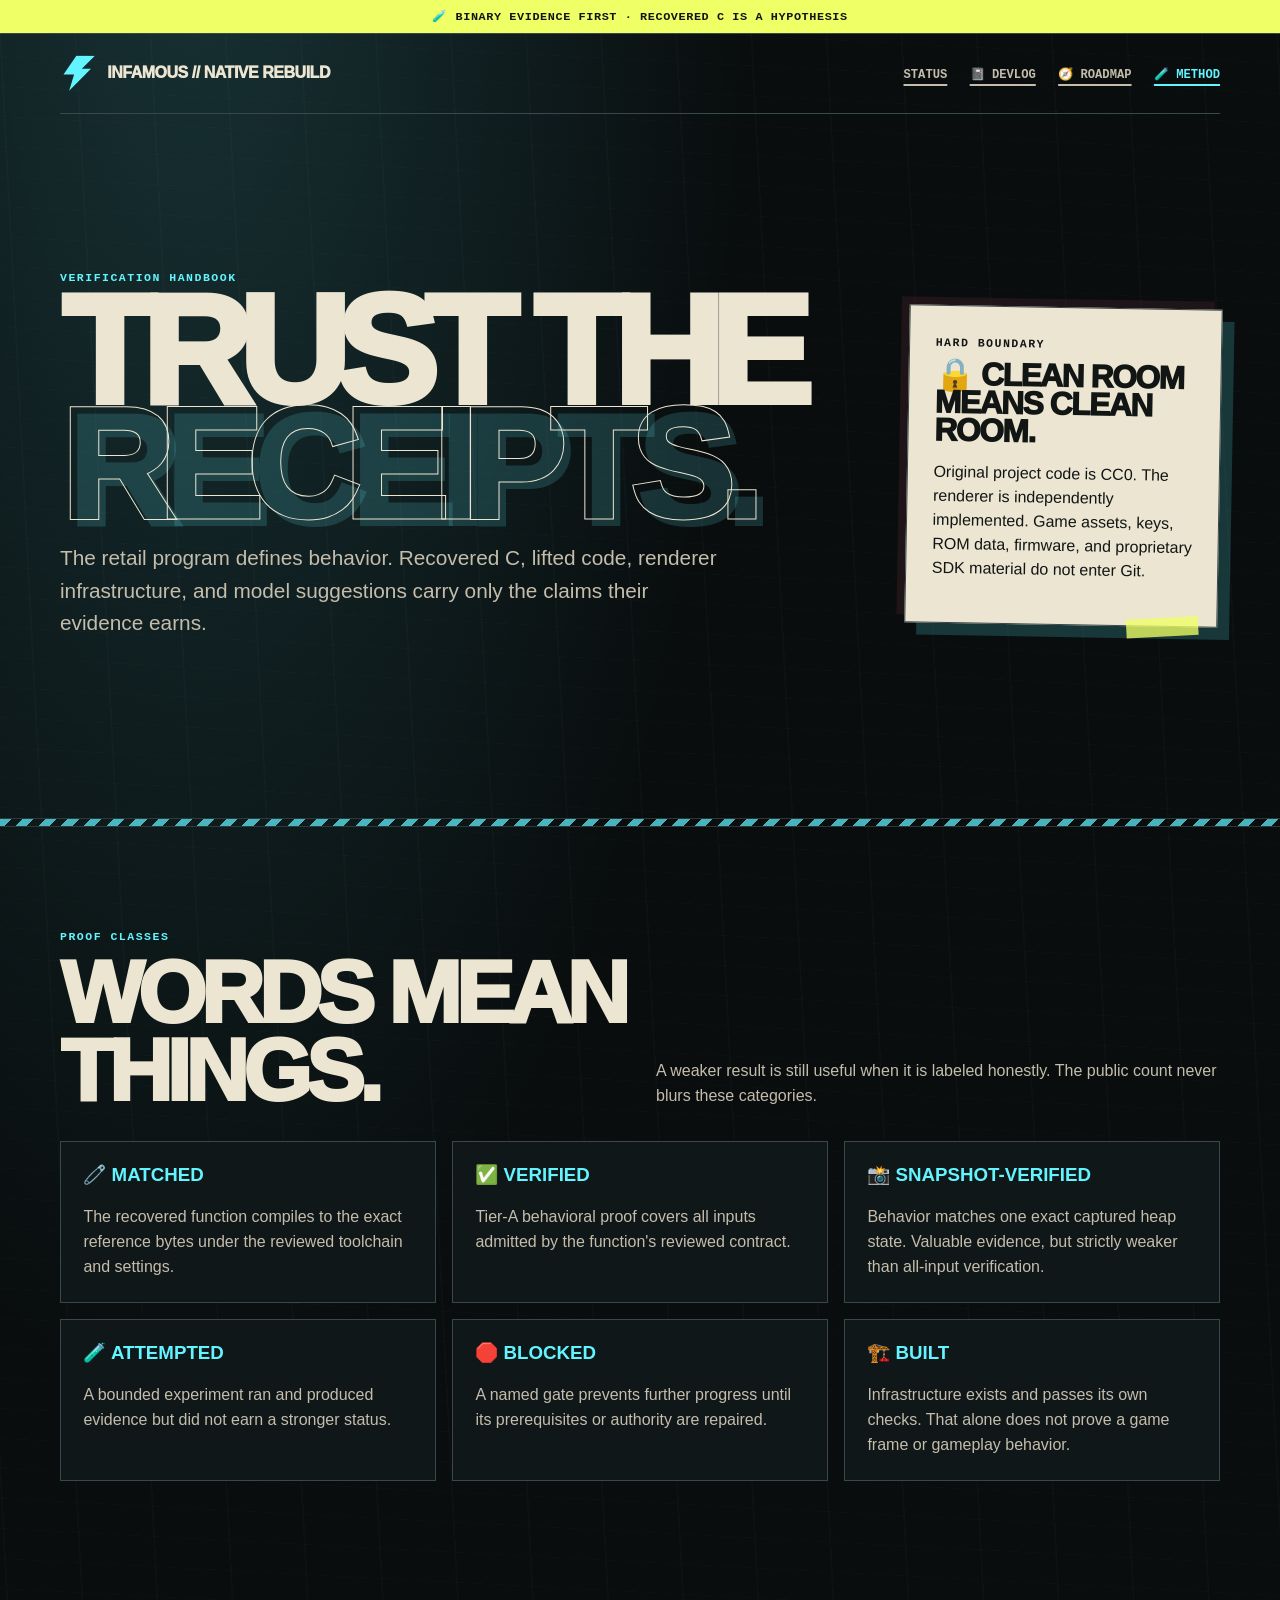
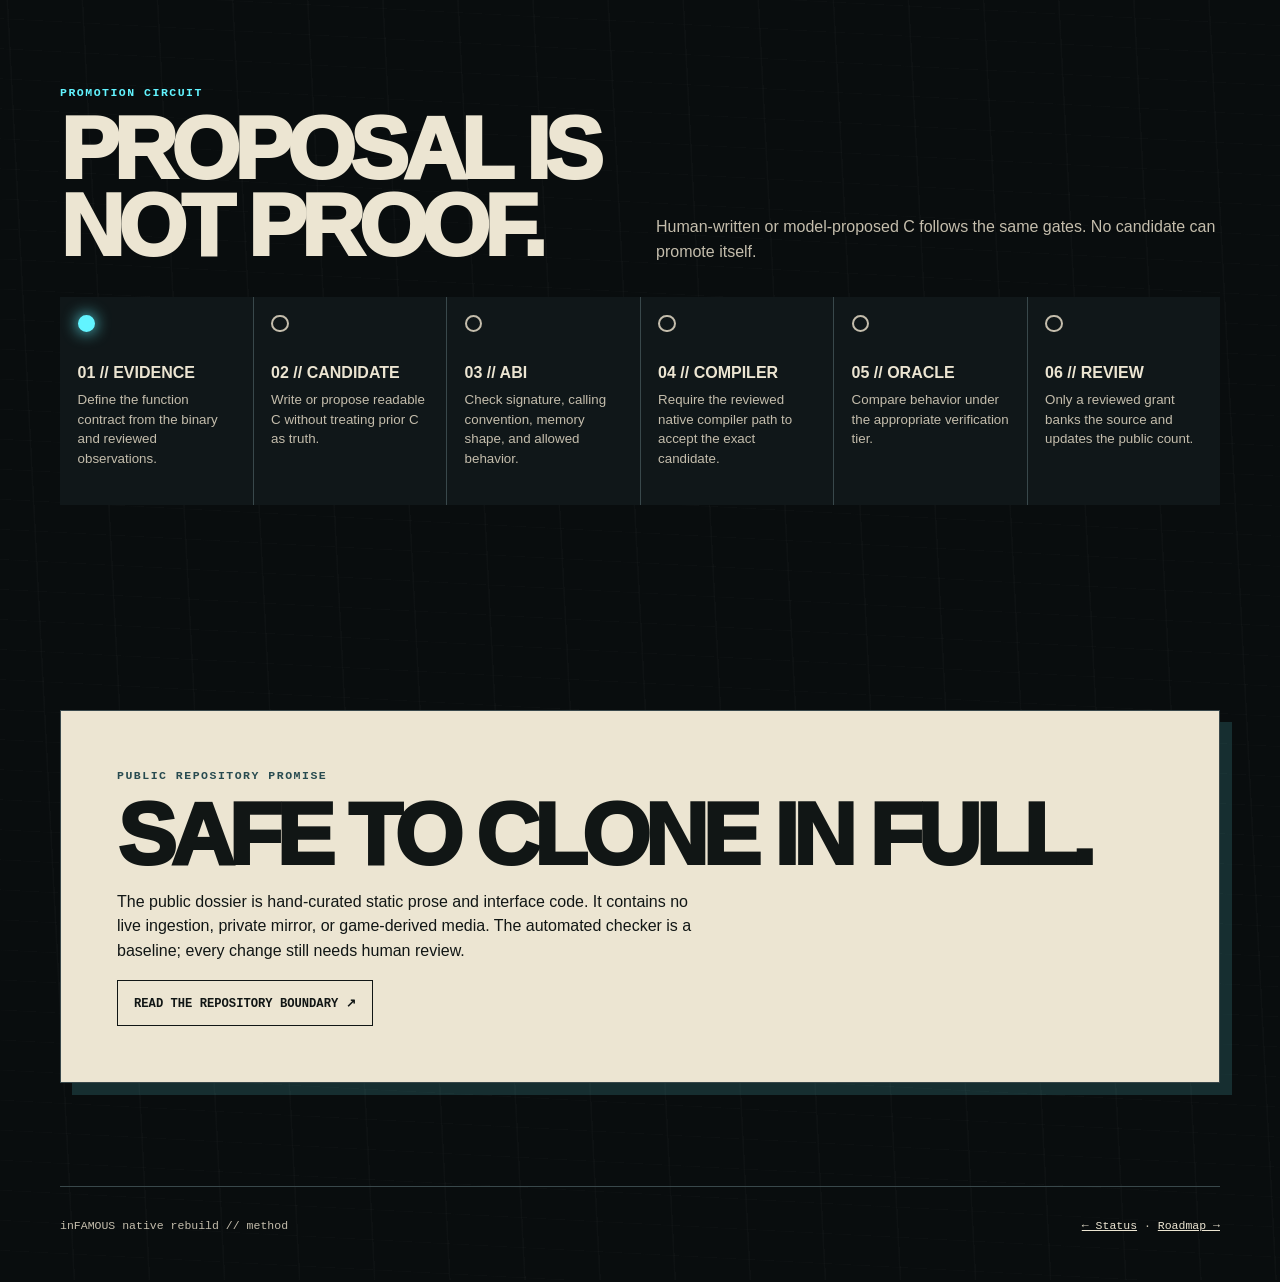
<file: site/method/index.html>
<!doctype html>
<html lang="en">
<head>
  <meta charset="utf-8">
  <meta name="viewport" content="width=device-width, initial-scale=1">
  <meta name="description" content="Verification vocabulary and clean-room boundaries for the inFAMOUS native rebuild.">
  <meta name="theme-color" content="#090d0e">
  <title>Method 🧪 inFAMOUS native rebuild</title>
  <link rel="stylesheet" href="../assets/site.css">
</head>
<body>
  <a class="skip" href="#main">Skip to main content</a>
  <div class="alert">🧪 binary evidence first · recovered C is a hypothesis</div>
  <header class="site-header shell">
    <a class="brand" href="../"><span class="bolt" aria-hidden="true">bolt</span>inFAMOUS // native rebuild</a>
    <nav aria-label="Project navigation">
      <ul>
        <li><a href="../">Status</a></li>
        <li><a href="../devlog/">📓 Devlog</a></li>
        <li><a href="../roadmap/">🧭 Roadmap</a></li>
        <li><a href="./" aria-current="page">🧪 Method</a></li>
      </ul>
    </nav>
  </header>

  <main id="main">
    <section class="hero shell">
      <div>
        <p class="kicker">verification handbook</p>
        <h1>Trust the <span class="ghost">receipts.</span></h1>
        <p class="lede">The retail program defines behavior. Recovered C, lifted code, renderer infrastructure, and model suggestions carry only the claims their evidence earns.</p>
      </div>
      <aside class="hero-card">
        <span class="stamp">hard boundary</span>
        <h2>🔒 Clean room means clean room.</h2>
        <p>Original project code is CC0. The renderer is independently implemented. Game assets, keys, ROM data, firmware, and proprietary SDK material do not enter Git.</p>
      </aside>
    </section>

    <div class="divider" aria-hidden="true"></div>

    <section class="section shell" aria-labelledby="proof-title">
      <header class="section-head">
        <div><p class="kicker">proof classes</p><h2 id="proof-title">Words mean things.</h2></div>
        <p class="section-intro">A weaker result is still useful when it is labeled honestly. The public count never blurs these categories.</p>
      </header>
      <div class="proof-grid">
        <article class="proof"><h3>🧷 Matched</h3><p>The recovered function compiles to the exact reference bytes under the reviewed toolchain and settings.</p></article>
        <article class="proof"><h3>✅ Verified</h3><p>Tier-A behavioral proof covers all inputs admitted by the function's reviewed contract.</p></article>
        <article class="proof"><h3>📸 Snapshot-verified</h3><p>Behavior matches one exact captured heap state. Valuable evidence, but strictly weaker than all-input verification.</p></article>
        <article class="proof"><h3>🧪 Attempted</h3><p>A bounded experiment ran and produced evidence but did not earn a stronger status.</p></article>
        <article class="proof"><h3>🛑 Blocked</h3><p>A named gate prevents further progress until its prerequisites or authority are repaired.</p></article>
        <article class="proof"><h3>🏗️ Built</h3><p>Infrastructure exists and passes its own checks. That alone does not prove a game frame or gameplay behavior.</p></article>
      </div>
    </section>

    <section class="section shell" aria-labelledby="flow-title">
      <header class="section-head">
        <div><p class="kicker">promotion circuit</p><h2 id="flow-title">Proposal is not proof.</h2></div>
        <p class="section-intro">Human-written or model-proposed C follows the same gates. No candidate can promote itself.</p>
      </header>
      <ol class="circuit" aria-labelledby="flow-title">
        <li class="gate current"><b>01 // Evidence</b><small>Define the function contract from the binary and reviewed observations.</small></li>
        <li class="gate"><b>02 // Candidate</b><small>Write or propose readable C without treating prior C as truth.</small></li>
        <li class="gate"><b>03 // ABI</b><small>Check signature, calling convention, memory shape, and allowed behavior.</small></li>
        <li class="gate"><b>04 // Compiler</b><small>Require the reviewed native compiler path to accept the exact candidate.</small></li>
        <li class="gate"><b>05 // Oracle</b><small>Compare behavior under the appropriate verification tier.</small></li>
        <li class="gate"><b>06 // Review</b><small>Only a reviewed grant banks the source and updates the public count.</small></li>
      </ol>
    </section>

    <section class="section shell">
      <div class="callout">
        <p class="kicker">public repository promise</p>
        <h2>Safe to clone in full.</h2>
        <p>The public dossier is hand-curated static prose and interface code. It contains no live ingestion, private mirror, or game-derived media. The automated checker is a baseline; every change still needs human review.</p>
        <a class="button" href="https://github.com/bucketcomps/infamous/blob/main/docs/SECURITY-BOUNDARY.md">Read the repository boundary ↗</a>
      </div>
    </section>
  </main>

  <footer class="footer shell">
    <span>inFAMOUS native rebuild // method</span>
    <span><a href="../">← Status</a> · <a href="../roadmap/">Roadmap →</a></span>
  </footer>
</body>
</html>
</file>
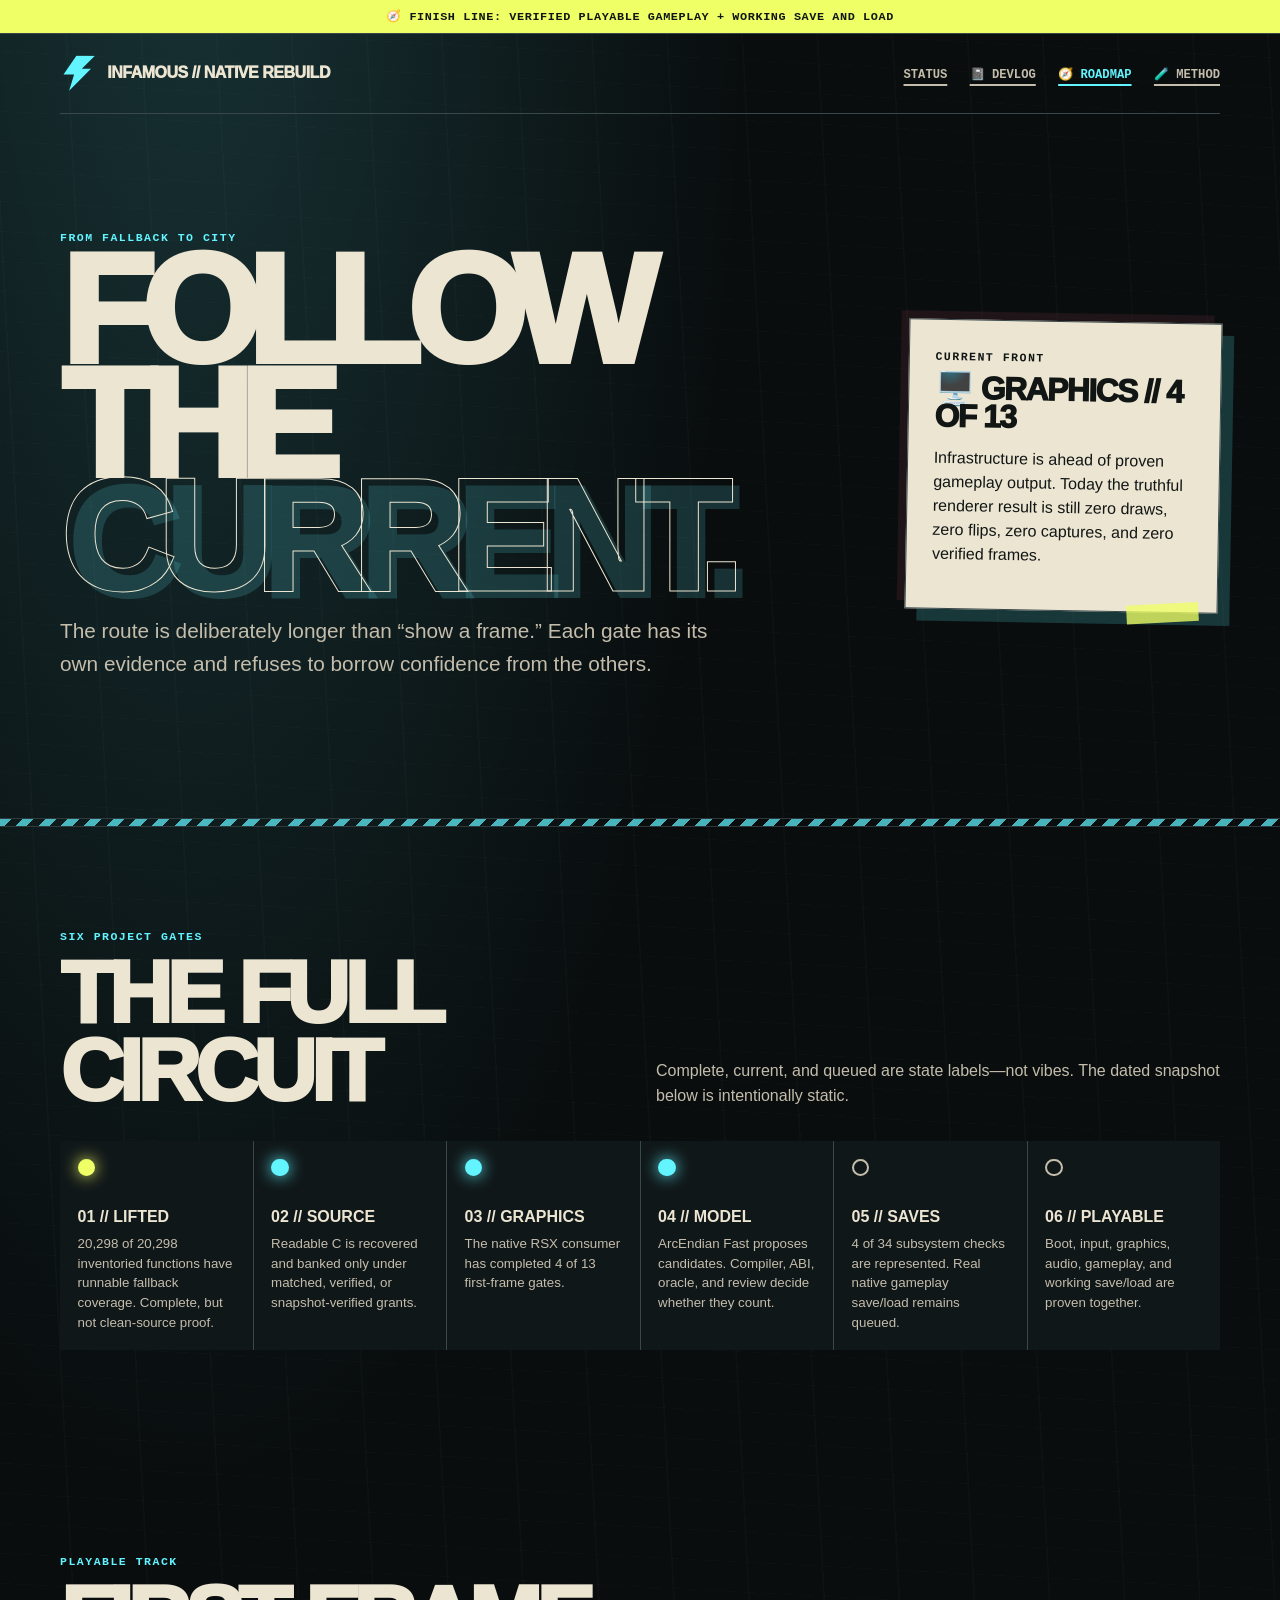
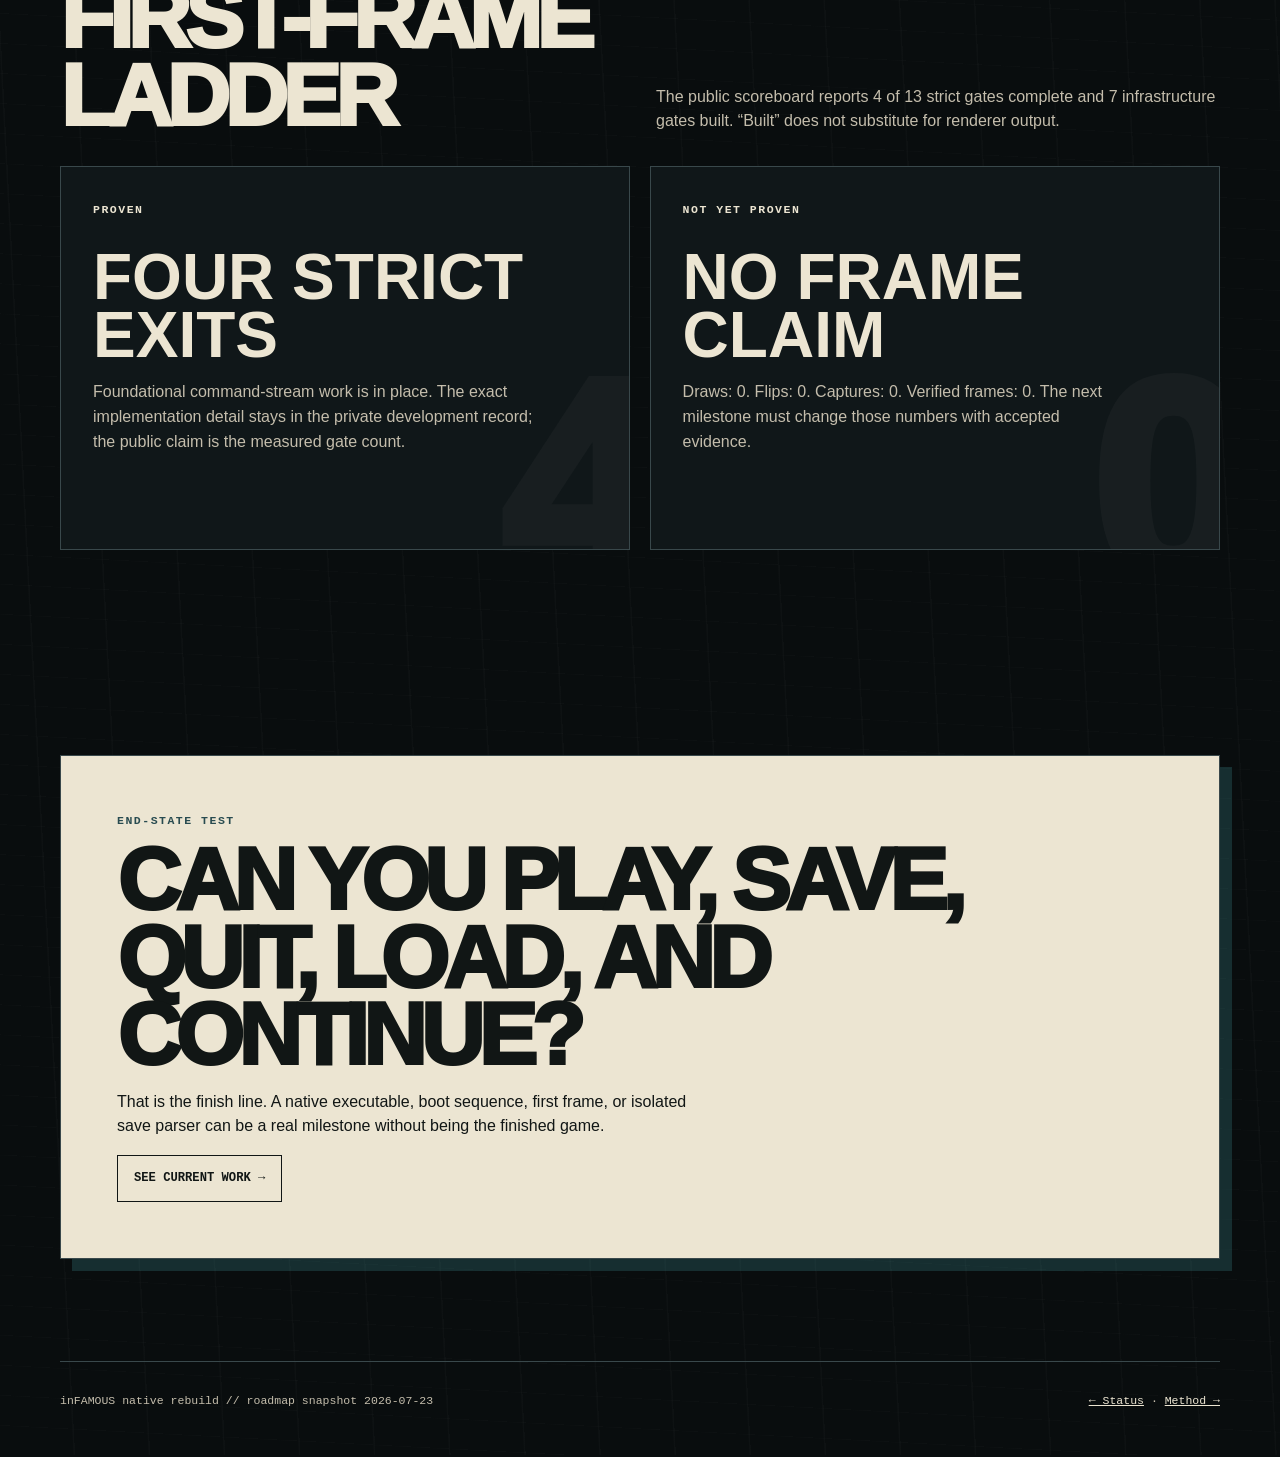
<file: site/roadmap/index.html>
<!doctype html>
<html lang="en">
<head>
  <meta charset="utf-8">
  <meta name="viewport" content="width=device-width, initial-scale=1">
  <meta name="description" content="The evidence-gated route from lifted coverage to playable inFAMOUS gameplay with save and load.">
  <meta name="theme-color" content="#090d0e">
  <title>Roadmap 🧭 inFAMOUS native rebuild</title>
  <link rel="stylesheet" href="../assets/site.css">
</head>
<body>
  <a class="skip" href="#main">Skip to main content</a>
  <div class="alert">🧭 finish line: verified playable gameplay + working save and load</div>
  <header class="site-header shell">
    <a class="brand" href="../"><span class="bolt" aria-hidden="true">bolt</span>inFAMOUS // native rebuild</a>
    <nav aria-label="Project navigation">
      <ul>
        <li><a href="../">Status</a></li>
        <li><a href="../devlog/">📓 Devlog</a></li>
        <li><a href="./" aria-current="page">🧭 Roadmap</a></li>
        <li><a href="../method/">🧪 Method</a></li>
      </ul>
    </nav>
  </header>

  <main id="main">
    <section class="hero shell">
      <div>
        <p class="kicker">from fallback to city</p>
        <h1>Follow the <span class="ghost">current.</span></h1>
        <p class="lede">The route is deliberately longer than “show a frame.” Each gate has its own evidence and refuses to borrow confidence from the others.</p>
      </div>
      <aside class="hero-card">
        <span class="stamp">current front</span>
        <h2>🖥️ Graphics // 4 of 13</h2>
        <p>Infrastructure is ahead of proven gameplay output. Today the truthful renderer result is still zero draws, zero flips, zero captures, and zero verified frames.</p>
      </aside>
    </section>

    <div class="divider" aria-hidden="true"></div>

    <section class="section shell" aria-labelledby="road-title">
      <header class="section-head">
        <div><p class="kicker">six project gates</p><h2 id="road-title">The full circuit</h2></div>
        <p class="section-intro">Complete, current, and queued are state labels—not vibes. The dated snapshot below is intentionally static.</p>
      </header>
      <ol class="circuit" aria-labelledby="road-title">
        <li class="gate done"><b>01 // Lifted</b><small>20,298 of 20,298 inventoried functions have runnable fallback coverage. Complete, but not clean-source proof.</small></li>
        <li class="gate current"><b>02 // Source</b><small>Readable C is recovered and banked only under matched, verified, or snapshot-verified grants.</small></li>
        <li class="gate current"><b>03 // Graphics</b><small>The native RSX consumer has completed 4 of 13 first-frame gates.</small></li>
        <li class="gate current"><b>04 // Model</b><small>ArcEndian Fast proposes candidates. Compiler, ABI, oracle, and review decide whether they count.</small></li>
        <li class="gate"><b>05 // Saves</b><small>4 of 34 subsystem checks are represented. Real native gameplay save/load remains queued.</small></li>
        <li class="gate"><b>06 // Playable</b><small>Boot, input, graphics, audio, gameplay, and working save/load are proven together.</small></li>
      </ol>
    </section>

    <section class="section shell" aria-labelledby="renderer-title">
      <header class="section-head">
        <div><p class="kicker">playable track</p><h2 id="renderer-title">First-frame ladder</h2></div>
        <p class="section-intro">The public scoreboard reports 4 of 13 strict gates complete and 7 infrastructure gates built. “Built” does not substitute for renderer output.</p>
      </header>
      <div class="tracks">
        <article class="track" data-mark="4">
          <span class="stamp">proven</span>
          <h3>Four strict exits</h3>
          <p>Foundational command-stream work is in place. The exact implementation detail stays in the private development record; the public claim is the measured gate count.</p>
        </article>
        <article class="track" data-mark="0">
          <span class="stamp">not yet proven</span>
          <h3>No frame claim</h3>
          <p>Draws: 0. Flips: 0. Captures: 0. Verified frames: 0. The next milestone must change those numbers with accepted evidence.</p>
        </article>
      </div>
    </section>

    <section class="section shell">
      <div class="callout">
        <p class="kicker">end-state test</p>
        <h2>Can you play, save, quit, load, and continue?</h2>
        <p>That is the finish line. A native executable, boot sequence, first frame, or isolated save parser can be a real milestone without being the finished game.</p>
        <a class="button" href="../devlog/">See current work →</a>
      </div>
    </section>
  </main>

  <footer class="footer shell">
    <span>inFAMOUS native rebuild // roadmap snapshot 2026-07-23</span>
    <span><a href="../">← Status</a> · <a href="../method/">Method →</a></span>
  </footer>
</body>
</html>
</file>
<file: docs/style.css>
/* inFAMOUS decomp fan site theme. Poster style: torn paper, dark concrete, karma split.
   All effects are CSS/SVG. Fonts: Google Fonts (see <link> in the HTML). */
:root{
  --bg:#0c0d0f; --bg2:#15171a; --card:#101113e8;
  --blue:#3b9cff; --blue-hi:#8fdcff; --red:#ff3b30; --red-hi:#ff8a7a;
  --paper:#d3c6a6; --paper-dk:#a89a78; --ink:#16120e; --cream:#efe6cf; --mute:#a9a79f;
  --f-stencil:'Big Shoulders Stencil Display','Anton',Impact,'Arial Narrow',sans-serif;
  --f-cond:'Big Shoulders Display','Barlow Condensed','Arial Narrow',sans-serif;
  --f-body:'Barlow',system-ui,-apple-system,'Segoe UI',Roboto,sans-serif;
  --noise:url("data:image/svg+xml;utf8,<svg xmlns='http://www.w3.org/2000/svg' width='260' height='260'><filter id='n'><feTurbulence type='fractalNoise' baseFrequency='.85' numOctaves='3' stitchTiles='stitch'/><feColorMatrix values='0 0 0 0 0 0 0 0 0 0 0 0 0 0 0 0 0 0 .55 0'/></filter><rect width='100%' height='100%' filter='url(%23n)'/></svg>");
  --blotch:url("data:image/svg+xml;utf8,<svg xmlns='http://www.w3.org/2000/svg' width='600' height='600'><filter id='b'><feTurbulence type='fractalNoise' baseFrequency='.012 .02' numOctaves='5' seed='4' stitchTiles='stitch'/><feColorMatrix values='0 0 0 0 0 0 0 0 0 0 0 0 0 0 0 0 0 0 1.2 -.3'/></filter><rect width='100%' height='100%' filter='url(%23b)'/></svg>");
  --arrow:url("data:image/svg+xml;utf8,<svg xmlns='http://www.w3.org/2000/svg' viewBox='0 0 60 24'><path d='M2 12 L12 6 L18 15 L27 7 L34 14 L44 12 M40 5 L54 12 L40 19' fill='none' stroke='black' stroke-width='3' stroke-linejoin='bevel'/></svg>");
}
*{box-sizing:border-box}
html{-webkit-text-size-adjust:100%}
body{margin:0;background:var(--bg);color:var(--cream);font:17px/1.5 var(--f-body);overflow-x:hidden;position:relative;min-height:100vh}
/* concrete */
body::before{content:"";position:fixed;inset:0;z-index:-3;
  background:
   var(--blotch) 0 0/700px 700px,
   var(--noise) 0 0/260px,
   radial-gradient(120% 80% at 50% 0%,#202327,#0a0b0c 70%);
  background-blend-mode:overlay,normal,normal;opacity:1}
/* karma wash + lightning: left blue, right red */
.karma{position:absolute;inset:0;z-index:-2;pointer-events:none;overflow:hidden}
.karma::before,.karma::after{content:"";position:absolute;top:-5%;bottom:-5%;width:46vw;background-repeat:no-repeat}
.karma::before{left:-4vw;
  background:
   url("data:image/svg+xml;utf8,<svg xmlns='http://www.w3.org/2000/svg' viewBox='0 0 220 1000' preserveAspectRatio='none'><path d='M98 0 L93 45 L83 91 L57 136 L49 182 L38 227 L36 273 L49 318 L41 364 L42 409 L29 455 L59 500 L34 545 L61 591 L43 636 L67 682 L41 727 L26 773 L52 818 L32 864 L48 909 L69 955 L91 1000' fill='none' stroke='%237fd4ff' stroke-width='5' stroke-linejoin='bevel'/><path d='M41 727 L103 757 L28 787 L46 817 L43 847' fill='none' stroke='%237fd4ff' stroke-width='1.2'/><path d='M109 0 L89 53 L97 105 L94 158 L75 211 L95 263 L101 316 L114 368 L95 421 L112 474 L92 526 L108 579 L106 632 L99 684 L101 737 L121 789 L110 842 L93 895 L95 947 L83 1000' fill='none' stroke='%237fd4ff' stroke-width='2.5' stroke-linejoin='bevel'/><path d='M95 263 L61 293 L50 323 L155 353 L113 383' fill='none' stroke='%237fd4ff' stroke-width='1.2'/><path d='M116 0 L116 59 L97 118 L88 176 L61 235 L46 294 L19 353 L32 412 L35 471 L17 529 L16 588 L41 647 L18 706 L36 765 L32 824 L32 882 L51 941 L45 1000' fill='none' stroke='%237fd4ff' stroke-width='5' stroke-linejoin='bevel'/><path d='M32 412 L58 442 L99 472 L10 502 L78 532' fill='none' stroke='%237fd4ff' stroke-width='1.2'/></svg>") center/100% 100% no-repeat,
   url(assets/game/sky-storm.jpg) center/cover no-repeat,
   radial-gradient(80% 70% at 10% 50%,#1d6fe0aa,transparent 70%);
  background-blend-mode:normal,luminosity,normal;
  filter:drop-shadow(0 0 6px #3b9cff) drop-shadow(0 0 18px #2a7fff);
  -webkit-mask:linear-gradient(90deg,#000 20%,transparent 100%);mask:linear-gradient(90deg,#000 20%,transparent 100%);opacity:.75}
.karma::after{right:-4vw;
  background:
   url("data:image/svg+xml;utf8,<svg xmlns='http://www.w3.org/2000/svg' viewBox='0 0 220 1000' preserveAspectRatio='none'><path d='M147 0 L171 42 L194 83 L210 125 L186 167 L193 208 L210 250 L207 292 L185 333 L193 375 L187 417 L188 458 L210 500 L210 542 L210 583 L188 625 L173 667 L162 708 L138 750 L131 792 L123 833 L146 875 L138 917 L115 958 L134 1000' fill='none' stroke='%23ff7a6b' stroke-width='2.5' stroke-linejoin='bevel'/><path d='M210 583 L166 613 L187 643 L152 673 L179 703' fill='none' stroke='%23ff7a6b' stroke-width='1.2'/><path d='M138 0 L103 59 L87 118 L58 176 L51 235 L19 294 L10 353 L10 412 L10 471 L16 529 L18 588 L36 647 L47 706 L62 765 L89 824 L81 882 L69 941 L103 1000' fill='none' stroke='%23ff7a6b' stroke-width='2.5' stroke-linejoin='bevel'/><path d='M10 412 L41 442 L30 472 L-54 502 L57 532' fill='none' stroke='%23ff7a6b' stroke-width='1.2'/><path d='M181 0 L194 42 L194 83 L210 125 L210 167 L210 208 L210 250 L178 292 L190 333 L210 375 L210 417 L210 458 L210 500 L183 542 L153 583 L162 625 L192 667 L184 708 L181 750 L151 792 L119 833 L121 875 L105 917 L89 958 L86 1000' fill='none' stroke='%23ff7a6b' stroke-width='2.5' stroke-linejoin='bevel'/><path d='M151 792 L207 822 L94 852 L155 882 L185 912' fill='none' stroke='%23ff7a6b' stroke-width='1.2'/></svg>") center/100% 100% no-repeat,
   url(assets/game/rust-panel.jpg) center/cover no-repeat,
   radial-gradient(80% 70% at 90% 50%,#e0261caa,transparent 70%);
  background-blend-mode:normal,multiply,normal;
  filter:drop-shadow(0 0 6px #ff3b30) drop-shadow(0 0 18px #e0261c);
  -webkit-mask:linear-gradient(270deg,#000 20%,transparent 100%);mask:linear-gradient(270deg,#000 20%,transparent 100%);opacity:.75}
.wrap{width:min(1180px,100% - 32px);margin:0 auto}
a{color:var(--blue-hi)}
a:hover{color:#fff}

/* ---------- header: torn paper band ---------- */
.masthead{position:relative;padding:22px 0 0}
.mast-in{display:grid;grid-template-columns:auto 1fr;gap:18px 28px;align-items:center}
.logo{font:900 clamp(58px,9vw,118px)/.82 var(--f-stencil);letter-spacing:-.01em;color:var(--cream);text-transform:none;
  margin:0}
.logo .lg{display:block;filter:url(#distress) drop-shadow(0 3px 0 #000)}
.logo i{font-style:normal;text-transform:none;font-size:.78em}
.logo small{display:block;font:700 clamp(12px,1.5vw,16px)/1 var(--f-cond);letter-spacing:.38em;text-transform:uppercase;color:var(--blue-hi);margin-top:10px;filter:none}
.paper{position:relative;background:var(--noise),var(--blotch),linear-gradient(170deg,#e6dbbd,#cdbf9c);background-blend-mode:multiply,soft-light,normal;
  color:var(--ink);clip-path:polygon(0.0% 0.0%,1.7% 0.0%,3.3% 0.0%,5.0% 0.0%,6.7% 0.0%,8.3% 0.0%,10.0% 0.0%,11.7% 0.0%,13.3% 0.0%,15.0% 0.0%,16.7% 0.0%,18.3% 0.0%,20.0% 0.0%,21.7% 0.0%,23.3% 0.0%,25.0% 0.0%,26.7% 0.0%,28.3% 0.0%,30.0% 0.0%,31.7% 0.0%,33.3% 0.0%,35.0% 0.0%,36.7% 0.0%,38.3% 0.0%,40.0% 0.0%,41.7% 0.0%,43.3% 0.0%,45.0% 0.0%,46.7% 0.0%,48.3% 0.0%,50.0% 0.0%,51.7% 0.0%,53.3% 0.0%,55.0% 0.0%,56.7% 0.0%,58.3% 0.0%,60.0% 0.0%,61.7% 0.0%,63.3% 0.0%,65.0% 0.0%,66.7% 0.0%,68.3% 0.0%,70.0% 0.0%,71.7% 0.0%,73.3% 0.0%,75.0% 0.0%,76.7% 0.0%,78.3% 0.0%,80.0% 0.0%,81.7% 0.0%,83.3% 0.0%,85.0% 0.0%,86.7% 0.0%,88.3% 0.0%,90.0% 0.0%,91.7% 0.0%,93.3% 0.0%,95.0% 0.0%,96.7% 0.0%,98.3% 0.0%,100.0% 0.0%,100.0% 99.7%,98.6% 96.7%,97.1% 97.6%,95.7% 95.3%,94.3% 95.8%,92.9% 97.7%,91.4% 97.1%,90.0% 97.0%,88.6% 96.5%,87.1% 98.4%,85.7% 95.6%,84.3% 97.1%,82.9% 96.2%,81.4% 96.7%,80.0% 99.8%,78.6% 97.6%,77.1% 99.2%,75.7% 96.2%,74.3% 97.9%,72.9% 99.4%,71.4% 95.1%,70.0% 98.6%,68.6% 96.4%,67.1% 95.6%,65.7% 97.4%,64.3% 97.1%,62.9% 98.8%,61.4% 96.5%,60.0% 96.0%,58.6% 98.5%,57.1% 97.7%,55.7% 97.1%,54.3% 98.4%,52.9% 97.9%,51.4% 96.6%,50.0% 99.0%,48.6% 99.7%,47.1% 99.7%,45.7% 97.3%,44.3% 98.1%,42.9% 96.8%,41.4% 97.1%,40.0% 99.1%,38.6% 95.9%,37.1% 98.5%,35.7% 99.4%,34.3% 99.3%,32.9% 98.6%,31.4% 95.7%,30.0% 99.8%,28.6% 95.1%,27.1% 98.0%,25.7% 97.1%,24.3% 95.3%,22.9% 96.9%,21.4% 98.9%,20.0% 99.4%,18.6% 95.9%,17.1% 97.9%,15.7% 99.5%,14.3% 99.7%,12.9% 97.8%,11.4% 99.8%,10.0% 97.5%,8.6% 99.7%,7.1% 98.2%,5.7% 97.3%,4.3% 99.6%,2.9% 96.7%,1.4% 99.2%,0.0% 98.4%);padding:30px clamp(20px,4vw,48px) 54px;
  filter:drop-shadow(0 6px 8px #000)}
.paper-wrap{filter:drop-shadow(0 8px 10px #000a)}
.paper h2{margin:0;font:900 clamp(30px,5.2vw,64px)/.95 var(--f-stencil);text-transform:uppercase;letter-spacing:.005em;filter:url(#distress);color:#17120d}
.paper .updated{margin:10px 0 0;font:700 clamp(15px,2vw,20px) var(--f-cond);letter-spacing:.08em;text-transform:uppercase}
.paper .updated b{color:#8d1b13}

/* ---------- hero numbers ---------- */
.hero{display:grid;grid-template-columns:1fr 1fr;gap:16px 28px;margin:26px 0 8px;align-items:end}
.hero .stat{font:800 clamp(44px,8.2vw,108px)/.85 var(--f-cond);white-space:nowrap;letter-spacing:.01em;margin:0;text-shadow:0 0 22px #3b9cff66}
.hero .stat.pct{text-align:right;color:#ff5a4d;text-shadow:0 0 22px #ff3b3088}
.hero .stat.fn{color:#7cc4ff}
.hero .cap{font:700 14px var(--f-cond);letter-spacing:.22em;text-transform:uppercase;color:var(--mute);margin:8px 0 0}
.hero .pct+.cap{text-align:right}
.karmabar{height:14px;margin:6px 0 4px;background:#08090a;border:1px solid #3a3d42;position:relative;box-shadow:inset 0 0 8px #000}
.karmabar span{display:block;height:100%;background:linear-gradient(90deg,#1e72ff,#8fdcff 35%,#ff8a7a 70%,#ff2a1c);box-shadow:0 0 14px #3b9cff,0 0 14px #ff3b30;width:19.11%}
.fine{font:600 13px var(--f-cond);letter-spacing:.14em;text-transform:uppercase;color:var(--mute)}

/* ---------- panels ---------- */
.section-title{font:900 clamp(26px,4vw,40px)/1 var(--f-stencil);text-transform:uppercase;letter-spacing:.03em;margin:46px 0 16px;color:var(--cream);filter:url(#distress)}
.section-title::after{content:"";display:block;height:3px;margin-top:8px;background:linear-gradient(90deg,var(--blue),var(--red));box-shadow:0 0 10px #3b9cff,0 0 10px #ff3b30;clip-path:polygon(0 0,100% 0,98% 100%,2% 100%)}
.panels{display:grid;grid-template-columns:repeat(auto-fit,minmax(260px,1fr));gap:20px;margin-top:6px}
.panel{filter:drop-shadow(0 0 0 transparent) drop-shadow(0 5px 8px #000)}
.panel-in{position:relative;background:var(--noise),linear-gradient(180deg,#17181b,#0d0e10);background-color:#101113;padding:18px 20px 22px;
  clip-path:polygon(0.0% 2.4%,2.9% 2.2%,5.9% 3.4%,8.8% 2.8%,11.8% 1.0%,14.7% 1.3%,17.6% 2.3%,20.6% 0.1%,23.5% 1.6%,26.5% 0.6%,29.4% 0.4%,32.4% 0.2%,35.3% 2.6%,38.2% 0.4%,41.2% 0.8%,44.1% 1.3%,47.1% 3.0%,50.0% 0.3%,52.9% 1.5%,55.9% 1.9%,58.8% 3.0%,61.8% 2.8%,64.7% 2.9%,67.6% 0.9%,70.6% 1.4%,73.5% 1.2%,76.5% 3.0%,79.4% 3.3%,82.4% 0.5%,85.3% 0.6%,88.2% 0.8%,91.2% 0.8%,94.1% 1.6%,97.1% 2.0%,100.0% 0.9%,100.0% 98.8%,97.1% 98.8%,94.1% 99.1%,91.2% 99.5%,88.2% 97.9%,85.3% 97.0%,82.4% 99.9%,79.4% 98.8%,76.5% 99.7%,73.5% 99.5%,70.6% 100.0%,67.6% 99.8%,64.7% 98.8%,61.8% 99.4%,58.8% 99.3%,55.9% 99.8%,52.9% 99.8%,50.0% 97.8%,47.1% 99.6%,44.1% 98.6%,41.2% 98.7%,38.2% 97.3%,35.3% 97.0%,32.4% 97.3%,29.4% 96.9%,26.5% 99.8%,23.5% 97.7%,20.6% 97.9%,17.6% 98.2%,14.7% 97.7%,11.8% 96.8%,8.8% 98.1%,5.9% 98.7%,2.9% 98.6%,0.0% 100.0%);border:0;box-shadow:inset 0 0 0 2px #2c2e33;min-height:100%}
.panel-in::before{content:"";position:absolute;inset:0;background:var(--blotch);mix-blend-mode:overlay;opacity:.5;pointer-events:none}
.panel-title{margin:0 0 6px;padding-bottom:7px;font:800 21px/1.1 var(--f-cond);letter-spacing:.07em;text-transform:uppercase;border-bottom:2px solid currentColor}
.panel.blue .panel-title{color:var(--blue);text-shadow:0 0 12px #3b9cff55}
.panel.red .panel-title{color:var(--red);text-shadow:0 0 12px #ff3b3055}
.panel.blue .panel-title::before{content:"\26A1\FE0E ";}
.panel-num{font:800 clamp(30px,4.2vw,40px)/1.05 var(--f-cond);color:var(--cream);margin:8px 0 2px;letter-spacing:.01em;text-shadow:0 2px 0 #000}
.panel-sub{margin:0 0 10px;font:600 16px var(--f-body);color:#dbd4c1}
.panel-list{margin:0;padding:0;list-style:none}
.panel-list li{position:relative;padding:3px 0 3px 20px;color:#d6d2c6;font-size:16px}
.panel-list li::before{content:"";position:absolute;left:3px;top:.82em;width:7px;height:7px;border-radius:50%;background:currentColor}
.panel.blue .panel-list li::before{background:var(--blue);box-shadow:0 0 8px var(--blue)}
.panel.red .panel-list li::before{background:var(--red);box-shadow:0 0 8px var(--red)}

/* ---------- pipeline ---------- */
.pipeline{list-style:none;margin:10px 0 0;padding:14px 0;display:flex;align-items:stretch;gap:0;counter-reset:s}
.stage{--c:var(--blue);position:relative;flex:1 1 0;min-width:0;display:flex;align-items:center;justify-content:center;text-align:center;
  padding:16px 8px;margin-right:56px;font:800 clamp(15px,1.7vw,22px)/1.1 var(--f-cond);letter-spacing:.05em;text-transform:uppercase;
  color:var(--cream);background:#0b0c0e;border:2px solid var(--c);border-radius:5px;
  box-shadow:0 0 10px var(--c),inset 0 0 14px color-mix(in srgb,var(--c) 45%,transparent),0 0 30px color-mix(in srgb,var(--c) 40%,transparent)}
.stage:last-child{margin-right:0}
.stage::after{content:"";position:absolute;left:calc(100% + 4px);top:50%;width:48px;height:26px;transform:translateY(-50%);
  background:var(--c);-webkit-mask:var(--arrow) center/contain no-repeat;mask:var(--arrow) center/contain no-repeat;filter:drop-shadow(0 0 5px var(--c))}
.stage:last-child::after{display:none}
.stage:nth-child(1){--c:#3b9cff}.stage:nth-child(2){--c:#4b8fee}.stage:nth-child(3){--c:#6f84d2}.stage:nth-child(4){--c:#9a77b2}
.stage:nth-child(5){--c:#c6685d}.stage:nth-child(6){--c:#e4503f}.stage:nth-child(7){--c:#ff3b30}.stage:nth-child(n+8){--c:#ff3b30}
.stage.unlit{--c:#55585e;color:#85857f;border-style:dashed;box-shadow:none;background:#0a0b0c}
.stage.unlit::after{filter:none;opacity:.7}
.stage.now{animation:pulse 2.4s ease-in-out infinite}
@keyframes pulse{50%{box-shadow:0 0 18px var(--c),inset 0 0 22px color-mix(in srgb,var(--c) 70%,transparent),0 0 46px var(--c)}}
@media (prefers-reduced-motion:reduce){.stage.now{animation:none}}

/* ---------- NEXT bar ---------- */
.next{position:relative;margin:30px 0 6px;padding:20px 26px 22px;background:var(--noise),#120b0a;color:var(--cream);
  clip-path:polygon(0.0% 5.9%,2.3% 3.2%,4.5% 4.9%,6.8% 1.2%,9.1% 0.1%,11.4% 8.7%,13.6% 5.8%,15.9% 4.7%,18.2% 8.4%,20.5% 3.9%,22.7% 7.8%,25.0% 7.4%,27.3% 1.9%,29.5% 2.3%,31.8% 2.6%,34.1% 2.2%,36.4% 5.3%,38.6% 2.3%,40.9% 3.8%,43.2% 1.2%,45.5% 8.2%,47.7% 3.2%,50.0% 4.1%,52.3% 5.3%,54.5% 8.1%,56.8% 3.8%,59.1% 8.3%,61.4% 4.5%,63.6% 4.8%,65.9% 4.7%,68.2% 0.2%,70.5% 4.0%,72.7% 1.6%,75.0% 0.0%,77.3% 7.2%,79.5% 1.6%,81.8% 4.3%,84.1% 6.5%,86.4% 5.0%,88.6% 2.9%,90.9% 4.7%,93.2% 5.0%,95.5% 7.1%,97.7% 1.0%,100.0% 5.0%,100.0% 98.5%,97.7% 92.5%,95.5% 91.1%,93.2% 95.6%,90.9% 96.4%,88.6% 91.4%,86.4% 98.0%,84.1% 91.3%,81.8% 92.1%,79.5% 98.7%,77.3% 94.1%,75.0% 93.6%,72.7% 98.6%,70.5% 91.9%,68.2% 92.9%,65.9% 94.0%,63.6% 99.3%,61.4% 97.8%,59.1% 99.3%,56.8% 96.0%,54.5% 98.9%,52.3% 98.8%,50.0% 92.4%,47.7% 91.5%,45.5% 95.0%,43.2% 97.7%,40.9% 91.5%,38.6% 92.1%,36.4% 93.7%,34.1% 91.5%,31.8% 95.7%,29.5% 95.2%,27.3% 95.9%,25.0% 93.8%,22.7% 95.4%,20.5% 95.5%,18.2% 94.5%,15.9% 96.0%,13.6% 91.8%,11.4% 93.2%,9.1% 94.9%,6.8% 95.4%,4.5% 93.0%,2.3% 97.5%,0.0% 97.8%);box-shadow:inset 0 0 0 2px #7a1c14;font:700 clamp(19px,2.6vw,30px)/1.25 var(--f-cond);letter-spacing:.03em}
.next-wrap{filter:drop-shadow(0 0 10px #ff3b3055) drop-shadow(0 5px 6px #000)}
.next .tag,.next::before{content:"NEXT:";color:var(--red);font:900 1.15em var(--f-stencil);letter-spacing:.06em;margin-right:12px}
.next::before{content:none}

/* ---------- devlog ---------- */
.entries{display:grid;gap:14px}
.entry{position:relative;padding:14px 18px 16px 22px;background:#0f1012d9;border-left:5px solid var(--blue);box-shadow:inset 0 0 0 1px #25272b}
.entry:nth-child(even){border-left-color:var(--red)}
.entry time{display:block;font:700 13px var(--f-cond);letter-spacing:.2em;text-transform:uppercase;color:var(--mute)}
.entry h3{margin:2px 0 4px;font:800 24px/1.1 var(--f-cond);letter-spacing:.03em;text-transform:uppercase}
.entry p{margin:0;color:#cfcbbd}
.entry summary{list-style:none;cursor:pointer;padding-right:34px}
.entry summary::-webkit-details-marker{display:none}
.entry summary::after{content:"+";position:absolute;right:16px;top:12px;font:900 28px/1 var(--f-cond);color:var(--blue-hi);transition:transform .2s}
.entry:nth-child(even) summary::after{color:var(--red-hi)}
.entry[open] summary::after{transform:rotate(45deg)}
.entry summary:hover h3{color:#fff;text-shadow:0 0 12px #3b9cff88}
.entry summary:focus-visible{outline:2px solid var(--blue-hi);outline-offset:4px}
.entry-body{margin-top:12px;padding-top:10px;border-top:1px dashed #ffffff22;color:#d9d5c7}
.entry-body ul{margin:0 0 10px;padding-left:18px}
.entry-body li{margin:4px 0}
.entry-body .more{font:700 14px var(--f-cond);letter-spacing:.12em;text-transform:uppercase;color:var(--blue-hi);text-decoration:none}
.entry:nth-child(even) .entry-body .more{color:var(--red-hi)}

/* ---------- gallery ---------- */
.gallery{display:grid;grid-template-columns:repeat(auto-fit,minmax(260px,1fr));gap:18px}
.shot{margin:0;background:#0b0c0d;padding:8px 8px 10px;transform:rotate(-.6deg);box-shadow:0 8px 14px #000,0 0 0 1px #2d3035}
.shot:nth-child(even){transform:rotate(.7deg)}
.shot img{display:block;width:100%;height:auto;aspect-ratio:16/9;object-fit:cover;background:#000;image-rendering:auto}
.shot figcaption{margin:8px 2px 0;font:600 14px/1.3 var(--f-cond);letter-spacing:.1em;text-transform:uppercase;color:#b9b6aa}

/* ---------- tools ---------- */
.tools{display:grid;grid-template-columns:repeat(auto-fit,minmax(240px,1fr));gap:14px}
.tool{display:block;padding:14px 16px;text-decoration:none;color:var(--cream);background:var(--noise),#101113;border:2px solid #2b2d31;border-top-color:var(--blue);border-bottom-color:var(--red);border-radius:3px}
.tool b{display:block;font:800 22px var(--f-cond);letter-spacing:.06em;text-transform:uppercase}
.tool span{color:#bdb9ab;font-size:15px}
.tool:hover{box-shadow:0 0 14px #3b9cff55,0 0 14px #ff3b3055}

/* ---------- karma icon strip + footer ---------- */
.strip{display:flex;justify-content:center;gap:clamp(8px,2.5vw,26px);margin:44px 0 10px;flex-wrap:nowrap}
.strip img{width:clamp(36px,8.5vw,64px);height:auto;opacity:.92}
.strip img:nth-child(-n+3){filter:sepia(1) hue-rotate(185deg) saturate(5) brightness(.95) drop-shadow(0 0 8px #3b9cff)}
.strip img:nth-child(n+4){filter:sepia(1) hue-rotate(-30deg) saturate(6) brightness(.9) drop-shadow(0 0 8px #ff3b30)}
.notice{text-align:center;margin:26px auto 0;max-width:760px;padding:14px 18px;border:2px dashed #7b7a72;color:var(--cream);font:700 clamp(15px,2vw,19px)/1.35 var(--f-cond);letter-spacing:.1em;text-transform:uppercase;background:#0c0d0ebb}
.notice::before{content:"\25CF  ";color:var(--red)}
footer{padding:26px 0 54px;text-align:center;color:var(--mute);font:600 14px var(--f-cond);letter-spacing:.14em;text-transform:uppercase}
footer .emb{display:flex;justify-content:center;gap:14px;align-items:center;margin-bottom:10px}
footer .emb img{height:56px;width:auto}
.evidence{display:flex;justify-content:center;flex-wrap:wrap;gap:6px 26px;margin-top:18px;font:700 clamp(13px,1.8vw,18px) var(--f-cond);letter-spacing:.12em;text-transform:uppercase;color:#cdc8b8}
.evidence span::before{content:"\25CF ";color:var(--red)}
.evidence span:nth-child(1)::before{color:var(--blue)}

/* ---------- phone ---------- */
@media (max-width:820px){
  .mast-in{grid-template-columns:1fr}
  .logo{text-align:left}
  .karma::before,.karma::after{width:60vw;opacity:.42}
  .hero{grid-template-columns:1fr}
  .hero .stat.pct{text-align:left}.hero .pct+.cap{text-align:left}
  .pipeline{flex-direction:column;padding:6px 14px}
  .stage{margin:0 0 42px;min-height:60px;font-size:20px;padding:14px 8px}
  .stage:last-child{margin-bottom:0}
  .stage::after{left:50%;top:calc(100% + 3px);transform:translateX(-50%) rotate(90deg) translateX(0);transform-origin:center;width:38px;height:22px}
  .stage{margin-bottom:46px}
  .panels,.gallery,.tools{grid-template-columns:1fr}
  .next{padding:18px 18px 22px}
  .paper{padding:22px 18px 46px}
}
.probe>p{max-width:72ch;color:#d9d5c7;margin:0 0 12px}
</file>
<file: site/assets/site.css>
:root {
  color-scheme: dark;
  --night: #090d0e;
  --storm: #101719;
  --storm-2: #182124;
  --paper: #ece5d2;
  --paper-dim: #c4bdac;
  --ink: #111615;
  --arc: #62f4ff;
  --charge: #efff66;
  --hot: #ff596d;
  --line: #39484b;
  --max: 1160px;
  font-family: "Arial Narrow", "Roboto Condensed", "Helvetica Neue", Arial, sans-serif;
}

* {
  box-sizing: border-box;
}

html {
  scroll-behavior: smooth;
}

body {
  margin: 0;
  min-width: 300px;
  background:
    radial-gradient(ellipse at 15% -5%, rgb(98 244 255 / 16%), transparent 35rem),
    repeating-linear-gradient(87deg, transparent 0 73px, rgb(255 255 255 / 2%) 74px 75px),
    repeating-linear-gradient(3deg, transparent 0 29px, rgb(255 255 255 / 2%) 30px),
    var(--night);
  color: var(--paper);
}

a {
  color: inherit;
}

a:focus-visible {
  outline: 3px solid var(--arc);
  outline-offset: 4px;
}

.skip {
  position: fixed;
  top: 1rem;
  left: 1rem;
  z-index: 20;
  padding: 0.75rem 1rem;
  background: var(--paper);
  color: var(--ink);
  font-weight: 900;
  transform: translateY(-180%);
}

.skip:focus {
  transform: translateY(0);
}

.shell {
  width: min(calc(100% - 2rem), var(--max));
  margin-inline: auto;
}

.alert {
  padding: 0.55rem 1rem;
  border-bottom: 1px solid #39484b;
  background: var(--charge);
  color: var(--ink);
  font-family: ui-monospace, SFMono-Regular, Menlo, monospace;
  font-size: 0.74rem;
  font-weight: 900;
  letter-spacing: 0.05em;
  text-align: center;
  text-transform: uppercase;
}

.site-header {
  display: flex;
  align-items: center;
  justify-content: space-between;
  gap: 1.5rem;
  min-height: 5rem;
  border-bottom: 1px solid var(--line);
}

.brand {
  display: inline-flex;
  align-items: center;
  gap: 0.75rem;
  font-weight: 1000;
  letter-spacing: -0.03em;
  text-decoration: none;
  text-transform: uppercase;
}

.bolt {
  display: grid;
  place-items: center;
  width: 2.2rem;
  aspect-ratio: 1;
  background: var(--arc);
  color: var(--ink);
  clip-path: polygon(47% 0, 100% 0, 62% 38%, 88% 38%, 26% 100%, 40% 54%, 10% 54%);
  font-size: 0;
  filter: drop-shadow(0 0 0.6rem rgb(98 244 255 / 70%));
}

nav ul {
  display: flex;
  gap: clamp(0.65rem, 2vw, 1.4rem);
  margin: 0;
  padding: 0;
  list-style: none;
}

nav a {
  color: var(--paper-dim);
  font-family: ui-monospace, SFMono-Regular, Menlo, monospace;
  font-size: 0.76rem;
  font-weight: 800;
  text-decoration-thickness: 2px;
  text-underline-offset: 0.35rem;
  text-transform: uppercase;
}

nav a[aria-current="page"],
nav a:hover {
  color: var(--arc);
}

.hero {
  display: grid;
  grid-template-columns: minmax(0, 1.5fr) minmax(18rem, 0.62fr);
  gap: clamp(2rem, 7vw, 7rem);
  align-items: center;
  min-height: 44rem;
  padding-block: 5rem;
}

.hero > * {
  min-width: 0;
}

.kicker,
.stamp {
  font-family: ui-monospace, SFMono-Regular, Menlo, monospace;
  font-size: 0.72rem;
  font-weight: 900;
  letter-spacing: 0.13em;
  text-transform: uppercase;
}

.kicker {
  color: var(--arc);
}

h1,
h2,
h3,
p {
  margin-top: 0;
}

h1 {
  max-width: 9ch;
  margin-bottom: 1.2rem;
  font-size: clamp(4.2rem, 12vw, 10rem);
  font-weight: 1000;
  letter-spacing: -0.09em;
  line-height: 0.74;
  text-transform: uppercase;
  overflow-wrap: anywhere;
}

h1 .ghost {
  color: transparent;
  -webkit-text-stroke: 1px var(--paper);
  text-shadow: 7px 7px 0 rgb(98 244 255 / 16%);
}

.lede {
  max-width: 58ch;
  color: var(--paper-dim);
  font-size: clamp(1.05rem, 2vw, 1.3rem);
  line-height: 1.55;
}

.hero-card {
  position: relative;
  padding: 1.6rem;
  border: 1px solid var(--line);
  background: var(--paper);
  color: var(--ink);
  transform: rotate(1deg);
  box-shadow:
    12px 12px 0 rgb(98 244 255 / 18%),
    -8px -8px 0 rgb(255 89 109 / 9%);
}

.hero-card::after {
  content: "";
  position: absolute;
  right: 1.1rem;
  bottom: -0.7rem;
  width: 4.5rem;
  height: 1.2rem;
  background: rgb(239 255 102 / 78%);
  transform: rotate(-4deg);
}

.hero-card h2 {
  margin: 0.65rem 0 1rem;
  font-size: 2rem;
  letter-spacing: -0.05em;
  text-transform: uppercase;
}

.hero-card p {
  line-height: 1.5;
}

.hero-card strong {
  background: linear-gradient(transparent 55%, rgb(239 255 102 / 85%) 55%);
}

.buttons {
  display: flex;
  flex-wrap: wrap;
  gap: 0.7rem;
  margin-top: 1.6rem;
}

.button {
  display: inline-flex;
  align-items: center;
  min-height: 2.9rem;
  padding: 0.72rem 1rem;
  border: 1px solid var(--paper);
  font-family: ui-monospace, SFMono-Regular, Menlo, monospace;
  font-size: 0.76rem;
  font-weight: 900;
  text-decoration: none;
  text-transform: uppercase;
  max-width: 100%;
  overflow-wrap: anywhere;
  text-align: center;
}

.button:hover {
  background: var(--paper);
  color: var(--ink);
}

.button.live {
  border-color: var(--hot);
  color: #ff8a98;
}

.button.live::before {
  content: "●";
  margin-right: 0.5rem;
}

.divider {
  height: 0.6rem;
  border-block: 1px solid var(--line);
  background:
    repeating-linear-gradient(135deg, var(--arc) 0 8px, transparent 8px 16px);
  opacity: 0.72;
}

.section {
  padding-block: clamp(4rem, 8vw, 7rem);
}

.section-head {
  display: grid;
  grid-template-columns: 1fr 1fr;
  gap: 2rem;
  align-items: end;
  margin-bottom: 2rem;
}

h2 {
  margin-bottom: 0;
  font-size: clamp(2.6rem, 7vw, 5.5rem);
  font-weight: 1000;
  letter-spacing: -0.065em;
  line-height: 0.88;
  text-transform: uppercase;
}

.section-intro {
  margin-bottom: 0;
  color: var(--paper-dim);
  line-height: 1.55;
}

.metrics {
  display: grid;
  grid-template-columns: repeat(3, 1fr);
  gap: 1px;
  margin: 0;
  padding: 0;
  background: var(--line);
  border: 1px solid var(--line);
  list-style: none;
}

.metric {
  min-width: 0;
  min-height: 10rem;
  padding: 1.3rem;
  background: var(--storm);
}

.metric .value {
  display: block;
  margin: 1.8rem 0 0.5rem;
  color: var(--charge);
  font-size: clamp(2rem, 5vw, 4.3rem);
  font-weight: 1000;
  letter-spacing: -0.07em;
  line-height: 0.85;
}

.metric small {
  color: var(--paper-dim);
  line-height: 1.35;
}

.zero .value {
  color: #ff8290;
}

.honesty {
  margin-top: 1rem;
  padding: 1rem 1.2rem;
  border-left: 0.35rem solid var(--hot);
  background: rgb(255 89 109 / 9%);
  color: #f2c4c8;
  line-height: 1.5;
}

.tracks {
  display: grid;
  grid-template-columns: 1fr 1fr;
  gap: 1.2rem;
}

.track {
  position: relative;
  overflow: hidden;
  min-height: 24rem;
  padding: 2rem;
  border: 1px solid var(--line);
  background: var(--storm);
  min-width: 0;
}

.track::after {
  content: attr(data-mark);
  position: absolute;
  right: -0.1em;
  bottom: -0.28em;
  color: rgb(255 255 255 / 3%);
  font-size: 18rem;
  font-weight: 1000;
  line-height: 1;
}

.track h3 {
  position: relative;
  z-index: 1;
  margin: 2rem 0 1rem;
  font-size: clamp(2.2rem, 5vw, 4.2rem);
  line-height: 0.9;
  text-transform: uppercase;
}

.track p,
.track ul {
  position: relative;
  z-index: 1;
  max-width: 50ch;
  color: var(--paper-dim);
  line-height: 1.55;
}

.track li {
  margin-block: 0.55rem;
}

.circuit {
  position: relative;
  display: grid;
  grid-template-columns: repeat(6, 1fr);
  gap: 1px;
  margin: 2rem 0 0;
  padding: 0;
  background: var(--line);
  list-style: none;
}

.gate {
  position: relative;
  min-height: 13rem;
  padding: 1.1rem;
  background: var(--storm);
}

.gate::before {
  content: "";
  display: block;
  width: 0.85rem;
  height: 0.85rem;
  margin-bottom: 2rem;
  border: 2px solid var(--paper-dim);
  border-radius: 50%;
}

.gate.done::before {
  border-color: var(--charge);
  background: var(--charge);
  box-shadow: 0 0 1rem var(--charge);
}

.gate.current::before {
  border-color: var(--arc);
  background: var(--arc);
  box-shadow: 0 0 1rem var(--arc);
}

.gate b {
  display: block;
  margin-bottom: 0.5rem;
  text-transform: uppercase;
}

.gate small {
  color: var(--paper-dim);
  line-height: 1.4;
}

.log-list {
  display: grid;
  gap: 0.8rem;
}

.log-entry {
  display: grid;
  grid-template-columns: 9rem minmax(0, 1fr);
  gap: 1.5rem;
  padding: 1.3rem;
  border: 1px solid var(--line);
  background: var(--storm);
}

.log-entry time,
.log-entry .tag {
  font-family: ui-monospace, SFMono-Regular, Menlo, monospace;
  font-size: 0.72rem;
  font-weight: 900;
}

.log-entry time {
  color: var(--arc);
}

.log-entry .tag {
  display: inline-block;
  margin-top: 0.55rem;
  padding: 0.25rem 0.4rem;
  border: 1px solid var(--line);
  color: var(--paper-dim);
}

.log-entry h3 {
  margin-bottom: 0.4rem;
  font-size: 1.2rem;
  text-transform: uppercase;
}

.log-entry p {
  margin-bottom: 0;
  color: var(--paper-dim);
  line-height: 1.5;
}

.proof-grid {
  display: grid;
  grid-template-columns: repeat(3, 1fr);
  gap: 1rem;
}

.proof {
  padding: 1.4rem;
  border: 1px solid var(--line);
  background: var(--storm);
}

.proof h3 {
  color: var(--arc);
  text-transform: uppercase;
}

.proof p {
  margin-bottom: 0;
  color: var(--paper-dim);
  line-height: 1.55;
}

.callout {
  padding: clamp(1.5rem, 5vw, 3.5rem);
  border: 1px solid var(--line);
  background: var(--paper);
  color: var(--ink);
  box-shadow: 12px 12px 0 rgb(98 244 255 / 14%);
}

.callout h2 {
  margin-bottom: 1rem;
}

.callout p {
  max-width: 65ch;
  line-height: 1.55;
}

.callout > .kicker {
  color: #284b50;
}

.callout .button {
  border-color: var(--ink);
}

.callout .button:hover {
  background: var(--ink);
  color: var(--paper);
}

.footer {
  display: flex;
  justify-content: space-between;
  gap: 2rem;
  padding-block: 2rem 3rem;
  border-top: 1px solid var(--line);
  color: var(--paper-dim);
  font-family: ui-monospace, SFMono-Regular, Menlo, monospace;
  font-size: 0.72rem;
}

.footer a {
  color: var(--paper);
}

@media (max-width: 900px) {
  .hero,
  .section-head,
  .tracks {
    grid-template-columns: 1fr;
  }

  .hero {
    min-height: auto;
  }

  .metrics,
  .proof-grid {
    grid-template-columns: 1fr 1fr;
  }

  .circuit {
    grid-template-columns: repeat(3, 1fr);
  }
}

@media (max-width: 620px) {
  .shell {
    width: min(calc(100% - 1.2rem), var(--max));
  }

  .site-header {
    align-items: flex-start;
    flex-direction: column;
    padding-block: 1rem;
  }

  nav ul {
    flex-wrap: wrap;
  }

  h1 {
    font-size: clamp(4rem, 24vw, 7rem);
  }

  .hero {
    padding-block: 3.5rem;
  }

  .hero-card {
    transform: none;
  }

  .metrics,
  .proof-grid,
  .circuit {
    grid-template-columns: 1fr;
  }

  .log-entry {
    grid-template-columns: 1fr;
    gap: 0.8rem;
  }

  .footer {
    align-items: flex-start;
    flex-direction: column;
  }
}

@media (prefers-reduced-motion: reduce) {
  html {
    scroll-behavior: auto;
  }
}
</file>
